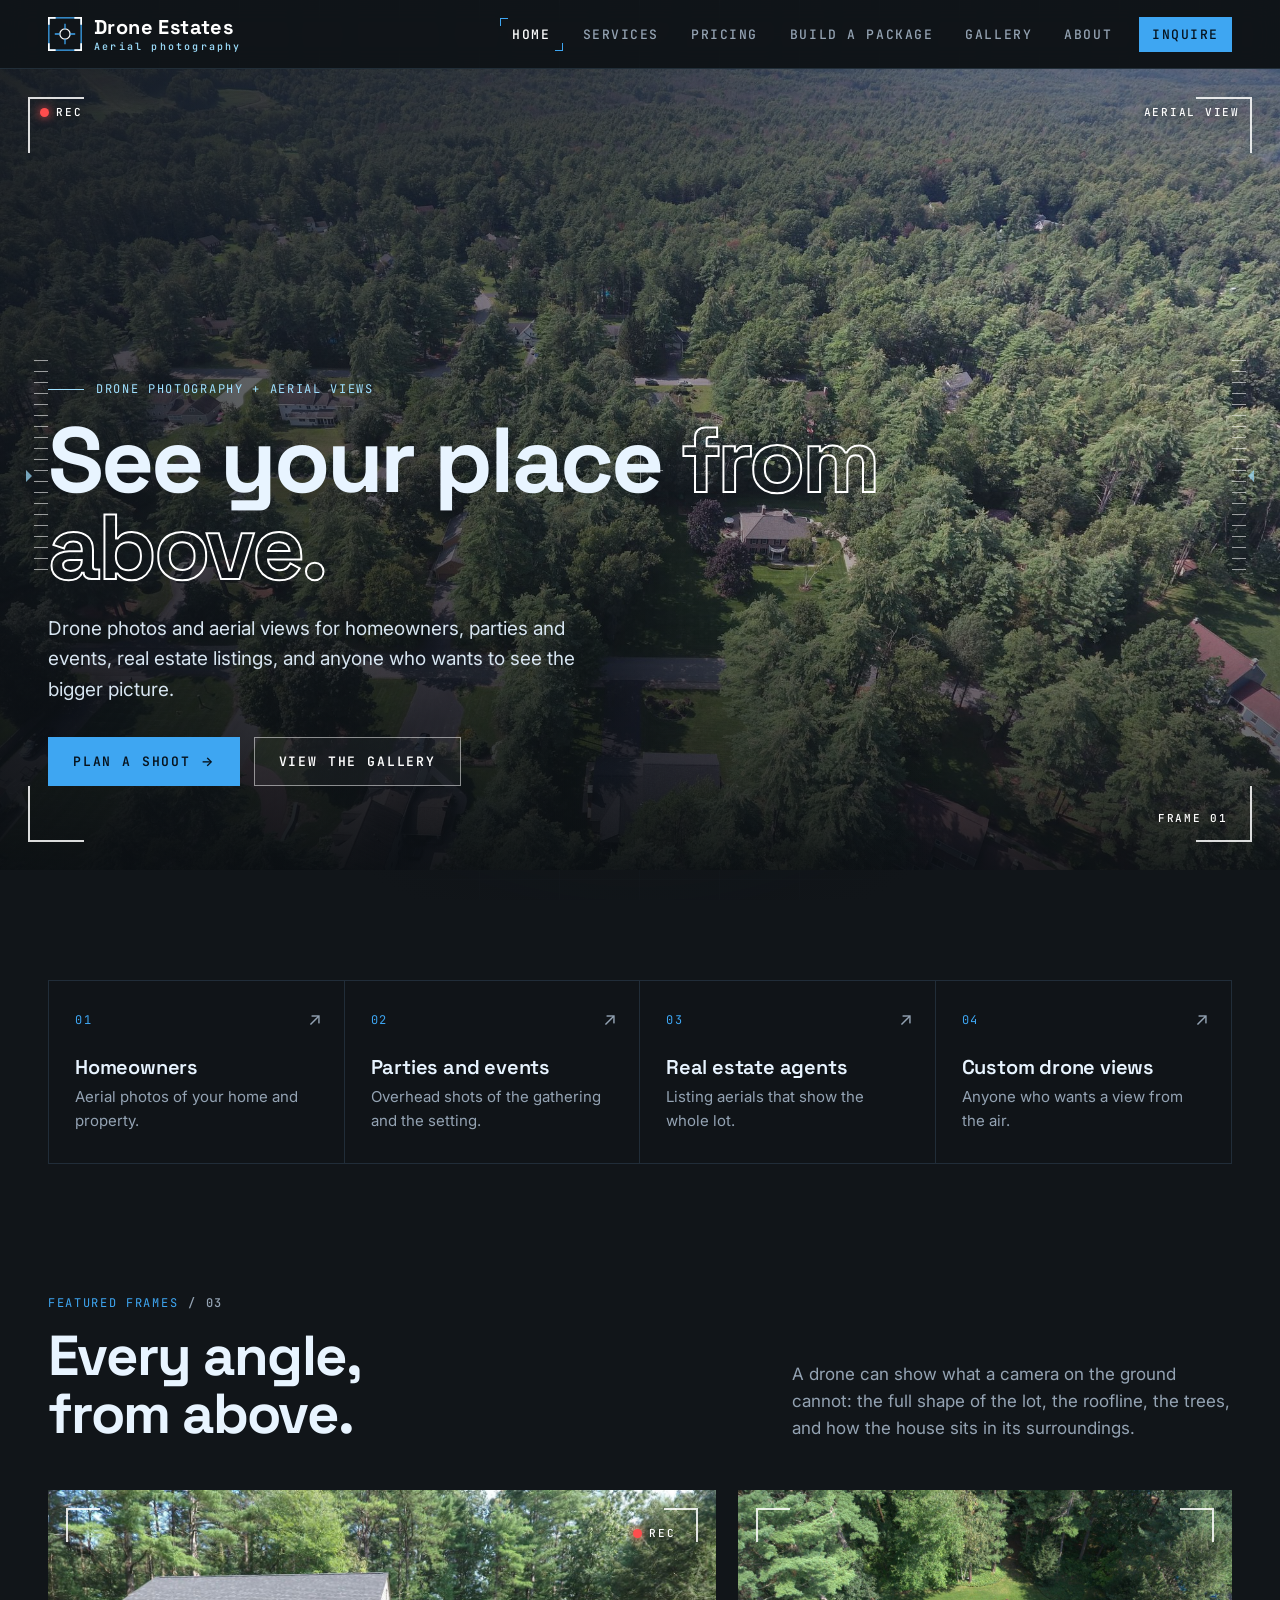
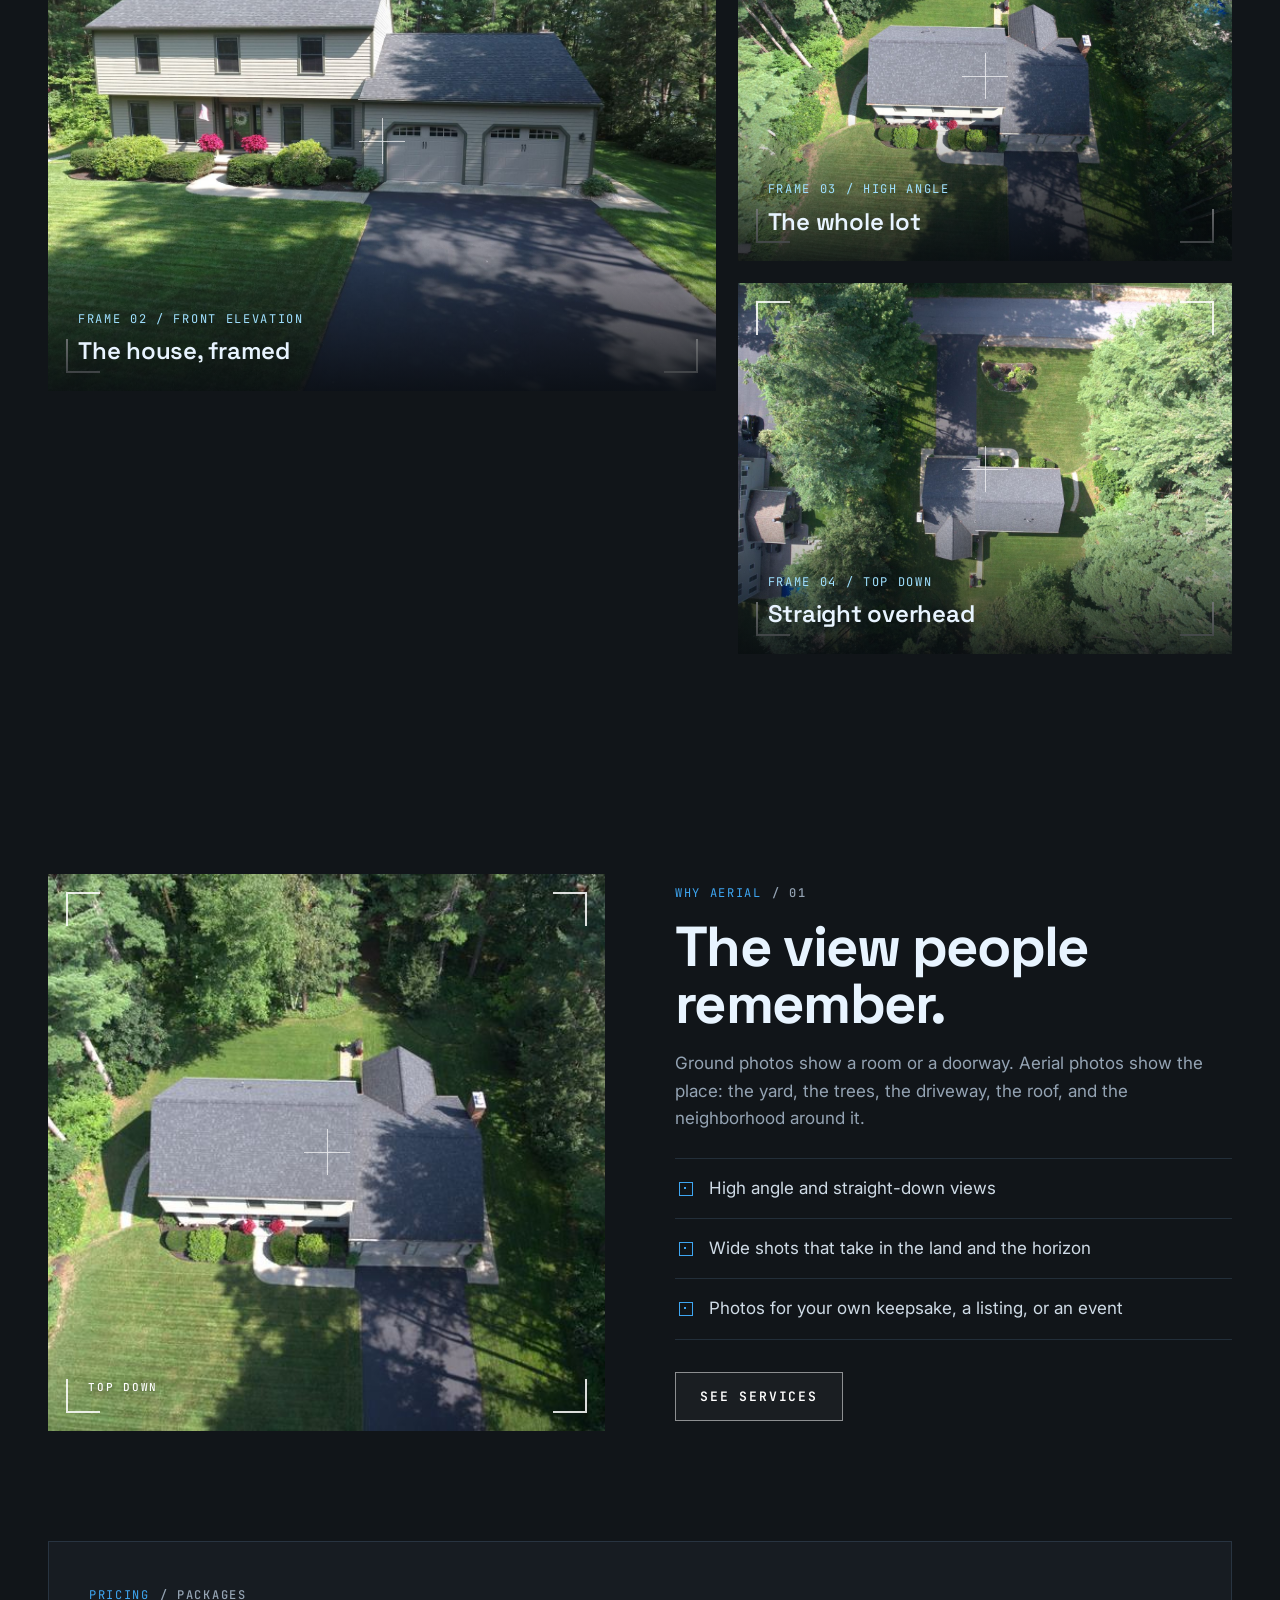
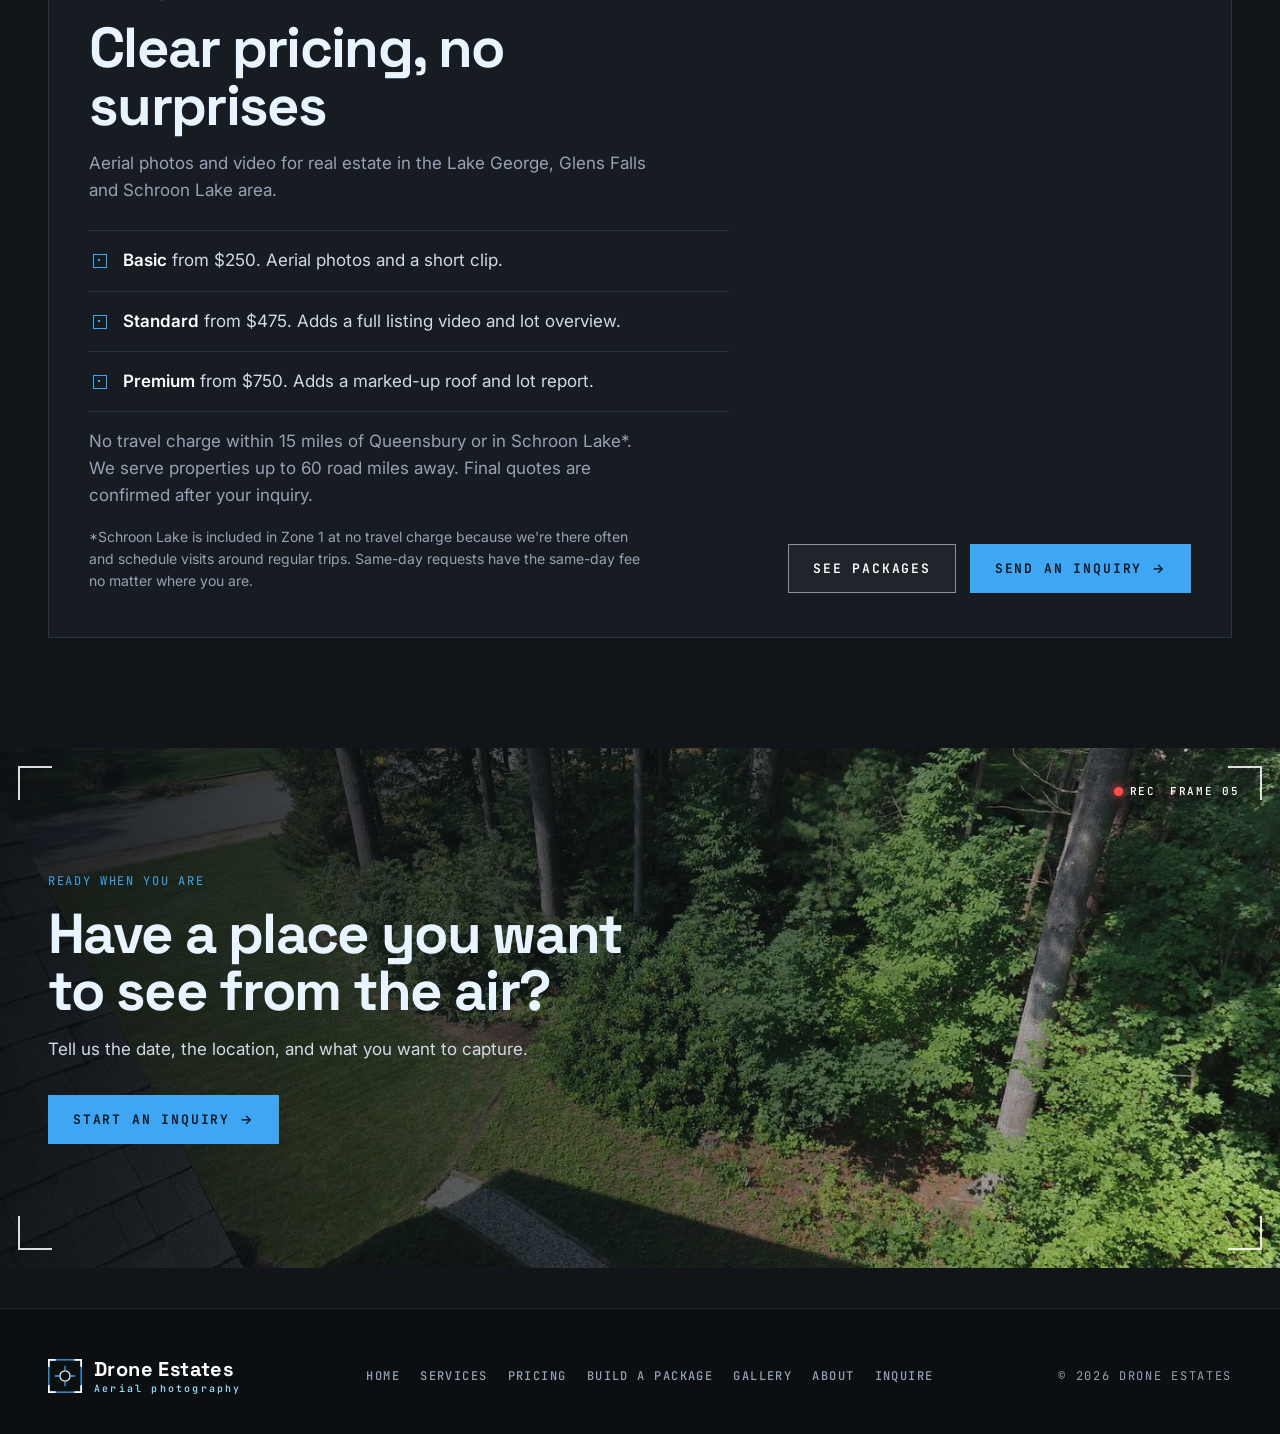
<file: index.html>
<!doctype html>
<html lang="en">
<head>
<meta charset="utf-8">
<meta name="viewport" content="width=device-width, initial-scale=1">
<title>Drone Estates | Drone photos and aerial views</title>
<meta name="description" content="Drone photos and aerial views for homeowners, events, and real estate.">
<link rel="preconnect" href="https://fonts.googleapis.com">
<link rel="preconnect" href="https://fonts.gstatic.com" crossorigin>
<link href="https://fonts.googleapis.com/css2?family=Inter:wght@400;500;600&family=JetBrains+Mono:wght@500;600;700&family=Space+Grotesk:wght@500;600;700&display=swap" rel="stylesheet">
<link rel="stylesheet" href="css/style.css">
<link rel="icon" href="favicon.svg" type="image/svg+xml">
<link rel="icon" href="favicon.png" sizes="32x32">
<link rel="apple-touch-icon" href="apple-touch-icon.png">
<link rel="canonical" href="https://droneestates.com/">
<meta property="og:type" content="website">
<meta property="og:site_name" content="Drone Estates">
<meta property="og:title" content="Drone Estates | Drone photos and aerial views">
<meta property="og:description" content="Drone photos and aerial views for homeowners, events, and real estate.">
<meta property="og:url" content="https://droneestates.com/">
<meta property="og:image" content="https://droneestates.com/img/hero.jpg">
<meta name="twitter:card" content="summary_large_image">
<script type="application/ld+json">
{
  "@context": "https://schema.org",
  "@type": "ProfessionalService",
  "name": "Drone Estates",
  "url": "https://droneestates.com/",
  "description": "Drone photos and aerial views for homeowners, events, and real estate.",
  "image": "https://droneestates.com/img/hero.jpg",
  "serviceType": "Aerial photography and video"
}
</script>
</head>
<body>
<header class="site-head"><div class="wrap">
<a class="brand" href="index.html"><svg viewBox="0 0 40 40" fill="none" aria-hidden="true"><rect x="1" y="1" width="38" height="38" stroke="#3ea6f2" stroke-width="1.5"/><path d="M1 9V1h8M31 1h8v8M39 31v8h-8M9 39H1v-8" stroke="#fff" stroke-width="2"/><circle cx="20" cy="20" r="6" stroke="#fff" stroke-width="1.5"/><path d="M20 8v6M20 26v6M8 20h6M26 20h6" stroke="#3ea6f2" stroke-width="1.5"/></svg><span>Drone Estates<small>Aerial photography</small></span></a>
<input type="checkbox" id="mt" class="menu-toggle"><label for="mt" class="menu-btn" aria-label="Menu"><span></span></label>
<nav class="nav"><a href="index.html" class="on">Home</a><a href="services.html">Services</a><a href="pricing.html">Pricing</a><a href="build.html">Build a package</a><a href="gallery.html">Gallery</a><a href="about.html">About</a><a href="inquire.html" class="cta">Inquire</a></nav>
</div></header>
<main>

<section class="hero vf" style="padding:0">
<img src="img/hero.jpg" alt="Aerial view over a wooded neighborhood with mountains on the horizon">
<div class="brk"><i></i><i></i><i></i><i></i></div><div class="xh"></div>
<div class="hud tl mono"><span class="rec">Rec</span></div>
<div class="hud tr mono"><span>Aerial view</span></div>
<div class="hud br mono"><span>Frame 01</span></div>
<div class="scale"></div><div class="scale scale-l"></div>
<div class="hero-copy"><div class="wrap">
<div class="kicker mono">Drone photography + aerial views</div>
<h1>See your place <em>from above.</em></h1>
<p class="lead">Drone photos and aerial views for homeowners, parties and events, real estate listings, and anyone who wants to see the bigger picture.</p>
<div class="btns"><a class="btn" href="inquire.html">Plan a shoot <span class="arr">&rarr;</span></a><a class="btn ghost" href="gallery.html">View the gallery</a></div>
</div></div>
</section>

<section>
<div class="wrap">
<div class="strip rv">
<a href="services.html#homeowners"><span class="n mono">01</span><h3>Homeowners</h3><p>Aerial photos of your home and property.</p></a>
<a href="services.html#events"><span class="n mono">02</span><h3>Parties and events</h3><p>Overhead shots of the gathering and the setting.</p></a>
<a href="services.html#agents"><span class="n mono">03</span><h3>Real estate agents</h3><p>Listing aerials that show the whole lot.</p></a>
<a href="services.html#custom"><span class="n mono">04</span><h3>Custom drone views</h3><p>Anyone who wants a view from the air.</p></a>
</div>
</div>
</section>

<section style="padding-top:20px">
<div class="wrap">
<div class="sec-head rv"><div><div class="eyebrow mono">Featured frames <b>/ 03</b></div><h2>Every angle,<br>from above.</h2></div>
<p>A drone can show what a camera on the ground cannot: the full shape of the lot, the roofline, the trees, and how the house sits in its surroundings.</p></div>
<div class="feat rv">
<div class="vf"><img src="img/front.jpg" alt="Front view of a two-story home with a two-car garage and green lawn" loading="lazy"><div class="thirds"></div><div class="brk"><i></i><i></i><i></i><i></i></div><div class="xh"></div><div class="hud tr mono"><span class="rec">Rec</span></div><div class="cap"><span class="mono">Frame 02 / Front elevation</span><h3>The house, framed</h3></div></div>
<div class="stack">
<div class="vf"><img src="img/overhead.jpg" alt="High angle drone view of a home surrounded by tall trees" loading="lazy"><div class="thirds"></div><div class="brk"><i></i><i></i><i></i><i></i></div><div class="xh"></div><div class="cap"><span class="mono">Frame 03 / High angle</span><h3>The whole lot</h3></div></div>
<div class="vf"><img src="img/topdown.jpg" alt="Straight-down drone view of a roof, driveway and yard" loading="lazy"><div class="thirds"></div><div class="brk"><i></i><i></i><i></i><i></i></div><div class="xh"></div><div class="cap"><span class="mono">Frame 04 / Top down</span><h3>Straight overhead</h3></div></div>
</div>
</div>
</div>
</section>

<section>
<div class="wrap split">
<div class="rv"><div class="vf"><img src="img/overhead-sm.jpg" alt="Overhead view of a house, lawn and driveway" loading="lazy"><div class="thirds"></div><div class="brk"><i></i><i></i><i></i><i></i></div><div class="xh"></div><div class="hud bl mono"><span>Top down</span></div></div></div>
<div class="rv">
<div class="eyebrow mono">Why aerial <b>/ 01</b></div>
<h2>The view people remember.</h2>
<p style="color:var(--mute);margin-top:18px">Ground photos show a room or a doorway. Aerial photos show the place: the yard, the trees, the driveway, the roof, and the neighborhood around it.</p>
<ul class="checks">
<li>High angle and straight-down views</li>
<li>Wide shots that take in the land and the horizon</li>
<li>Photos for your own keepsake, a listing, or an event</li>
</ul>
<div class="btns"><a class="btn ghost" href="services.html">See services</a></div>
</div>
</div>
</section>

<section class="price-teaser" style="padding-top:0">
<div class="wrap">
<div class="teaser rv">
<div class="teaser-copy"><div class="eyebrow mono">Pricing <b>/ Packages</b></div>
<h2>Clear pricing, no surprises</h2>
<p>Aerial photos and video for real estate in the Lake George, Glens Falls and Schroon Lake area.</p>
<ul class="checks">
<li><b>Basic</b> from $250. Aerial photos and a short clip.</li>
<li><b>Standard</b> from $475. Adds a full listing video and lot overview.</li>
<li><b>Premium</b> from $750. Adds a marked-up roof and lot report.</li>
</ul>
<p>No travel charge within 15 miles of Queensbury or in Schroon Lake*. We serve properties up to 60 road miles away. Final quotes are confirmed after your inquiry.</p>
<p style="font-size:14px">*Schroon Lake is included in Zone 1 at no travel charge because we're there often and schedule visits around regular trips. Same-day requests have the same-day fee no matter where you are.</p></div>
<div class="btns"><a class="btn ghost" href="pricing.html">See packages</a><a class="btn" href="inquire.html">Send an inquiry <span class="arr">&rarr;</span></a></div>
</div>
</div>
</section>

<section class="band">
<div class="vf"><img src="img/canopy.jpg" alt="View from above a roofline into tall trees" loading="lazy"><div class="thirds"></div><div class="brk"><i></i><i></i><i></i><i></i></div><div class="xh"></div><div class="hud tr mono"><span class="rec">Rec</span><span>Frame 05</span></div><div class="inner"><div class="wrap"><div class="eyebrow mono">Ready when you are</div><h2>Have a place you want to see from the air?</h2><p>Tell us the date, the location, and what you want to capture.</p><div class="btns"><a class="btn" href="inquire.html">Start an inquiry <span class="arr">&rarr;</span></a></div></div></div></div>
</section>

</main>
<footer class="site-foot"><div class="wrap">
<a class="brand" href="index.html"><svg viewBox="0 0 40 40" fill="none" aria-hidden="true"><rect x="1" y="1" width="38" height="38" stroke="#3ea6f2" stroke-width="1.5"/><path d="M1 9V1h8M31 1h8v8M39 31v8h-8M9 39H1v-8" stroke="#fff" stroke-width="2"/><circle cx="20" cy="20" r="6" stroke="#fff" stroke-width="1.5"/><path d="M20 8v6M20 26v6M8 20h6M26 20h6" stroke="#3ea6f2" stroke-width="1.5"/></svg><span>Drone Estates<small>Aerial photography</small></span></a>
<nav><a href="index.html">Home</a><a href="services.html">Services</a><a href="pricing.html">Pricing</a><a href="build.html">Build a package</a><a href="gallery.html">Gallery</a><a href="about.html">About</a><a href="inquire.html">Inquire</a></nav>
<span class="mono">&copy; 2026 Drone Estates</span>
</div></footer>
<script>
const io=new IntersectionObserver(es=>es.forEach(e=>{if(e.isIntersecting){e.target.classList.add('in');io.unobserve(e.target)}}),{threshold:.12});
document.querySelectorAll('.rv').forEach(el=>io.observe(el));
</script>
</body>
</html>
</file>
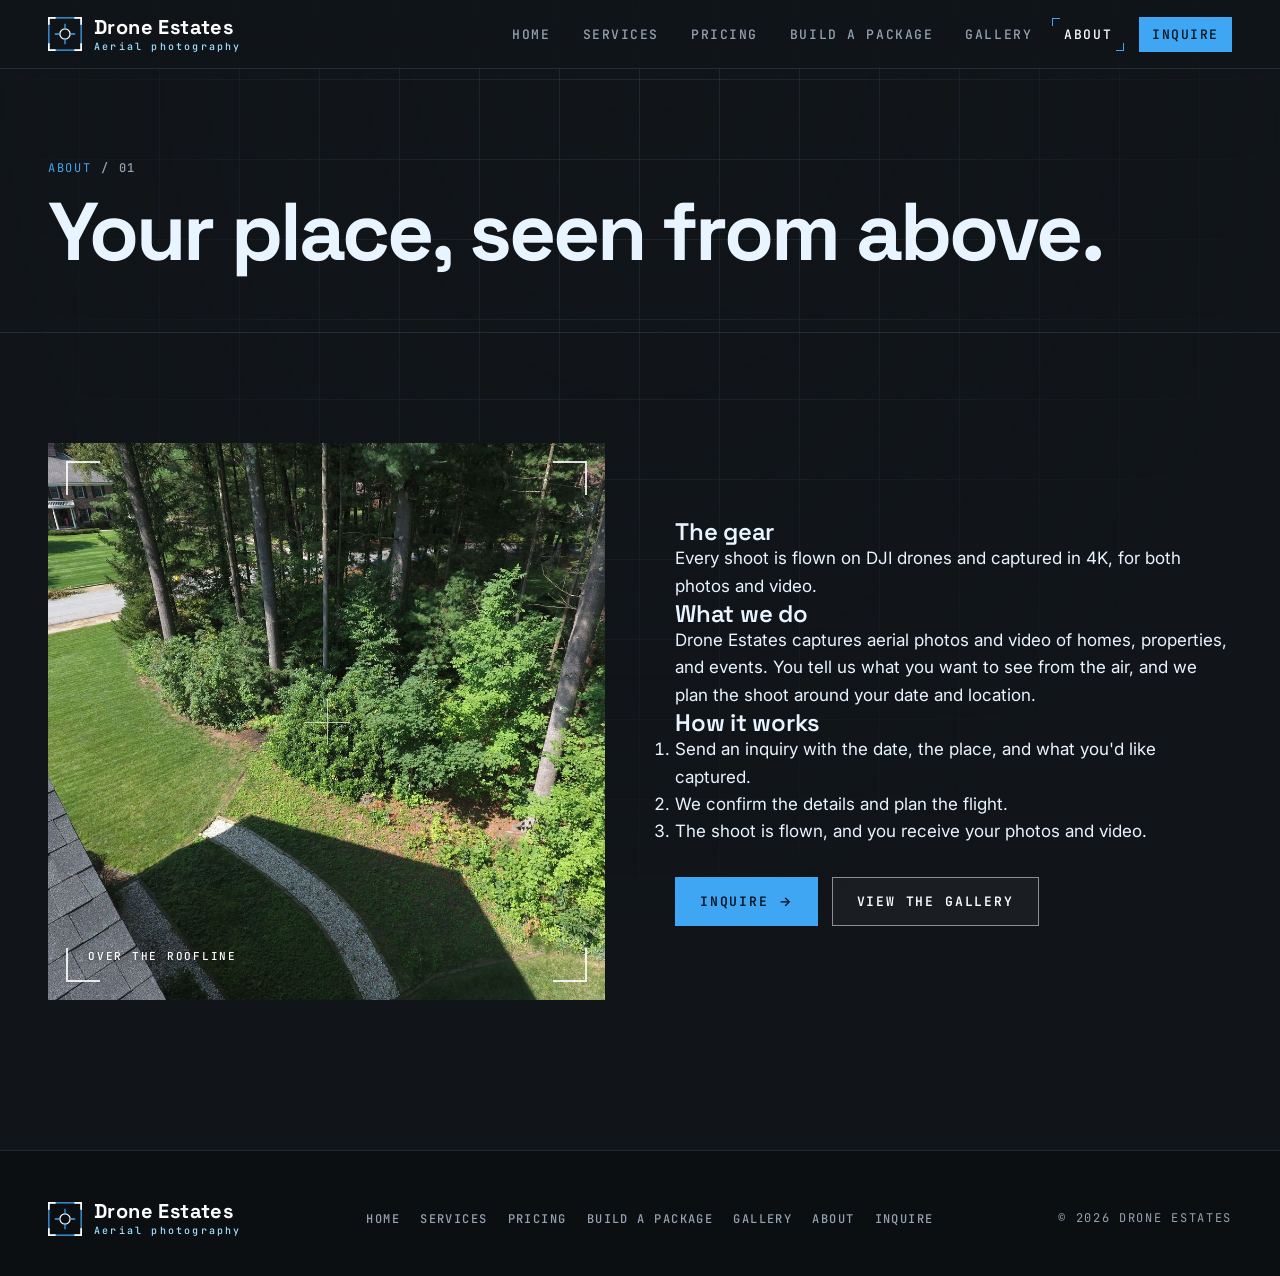
<file: about.html>
<!doctype html>
<html lang="en">
<head>
<meta charset="utf-8">
<meta name="viewport" content="width=device-width, initial-scale=1">
<title>About | Drone Estates</title>
<meta name="description" content="About Drone Estates.">
<link rel="preconnect" href="https://fonts.googleapis.com">
<link rel="preconnect" href="https://fonts.gstatic.com" crossorigin>
<link href="https://fonts.googleapis.com/css2?family=Inter:wght@400;500;600&family=JetBrains+Mono:wght@500;600;700&family=Space+Grotesk:wght@500;600;700&display=swap" rel="stylesheet">
<link rel="stylesheet" href="css/style.css">
<link rel="icon" href="favicon.svg" type="image/svg+xml">
<link rel="icon" href="favicon.png" sizes="32x32">
<link rel="apple-touch-icon" href="apple-touch-icon.png">
<link rel="canonical" href="https://droneestates.com/about.html">
<meta property="og:type" content="website">
<meta property="og:site_name" content="Drone Estates">
<meta property="og:title" content="About | Drone Estates">
<meta property="og:description" content="About Drone Estates.">
<meta property="og:url" content="https://droneestates.com/about.html">
<meta property="og:image" content="https://droneestates.com/img/hero.jpg">
<meta name="twitter:card" content="summary_large_image">
</head>
<body>
<header class="site-head"><div class="wrap">
<a class="brand" href="index.html"><svg viewBox="0 0 40 40" fill="none" aria-hidden="true"><rect x="1" y="1" width="38" height="38" stroke="#3ea6f2" stroke-width="1.5"/><path d="M1 9V1h8M31 1h8v8M39 31v8h-8M9 39H1v-8" stroke="#fff" stroke-width="2"/><circle cx="20" cy="20" r="6" stroke="#fff" stroke-width="1.5"/><path d="M20 8v6M20 26v6M8 20h6M26 20h6" stroke="#3ea6f2" stroke-width="1.5"/></svg><span>Drone Estates<small>Aerial photography</small></span></a>
<input type="checkbox" id="mt" class="menu-toggle"><label for="mt" class="menu-btn" aria-label="Menu"><span></span></label>
<nav class="nav"><a href="index.html">Home</a><a href="services.html">Services</a><a href="pricing.html">Pricing</a><a href="build.html">Build a package</a><a href="gallery.html">Gallery</a><a href="about.html" class="on">About</a><a href="inquire.html" class="cta">Inquire</a></nav>
</div></header>
<main>

<section class="page-hero"><div class="wrap">
<div class="eyebrow mono">About <b>/ 01</b></div>
<h1>Your place, seen from above.</h1>
</div></section>
<section><div class="wrap split">
<div class="rv"><div class="vf"><img src="img/canopy.jpg" alt="View from above a roofline into tall trees" loading="lazy"><div class="thirds"></div><div class="brk"><i></i><i></i><i></i><i></i></div><div class="xh"></div><div class="hud bl mono"><span>Over the roofline</span></div></div></div>
<div class="rv">
<h3>The gear</h3>
<p>Every shoot is flown on DJI drones and captured in 4K, for both photos and video.</p>
<h3>What we do</h3>
<p>Drone Estates captures aerial photos and video of homes, properties, and events. You tell us what you want to see from the air, and we plan the shoot around your date and location.</p>
<h3>How it works</h3>
<ol>
<li>Send an inquiry with the date, the place, and what you'd like captured.</li>
<li>We confirm the details and plan the flight.</li>
<li>The shoot is flown, and you receive your photos and video.</li>
</ol>
<div class="btns"><a class="btn" href="inquire.html">Inquire <span class="arr">&rarr;</span></a><a class="btn ghost" href="gallery.html">View the gallery</a></div>
</div>
</div></section>

</main>
<footer class="site-foot"><div class="wrap">
<a class="brand" href="index.html"><svg viewBox="0 0 40 40" fill="none" aria-hidden="true"><rect x="1" y="1" width="38" height="38" stroke="#3ea6f2" stroke-width="1.5"/><path d="M1 9V1h8M31 1h8v8M39 31v8h-8M9 39H1v-8" stroke="#fff" stroke-width="2"/><circle cx="20" cy="20" r="6" stroke="#fff" stroke-width="1.5"/><path d="M20 8v6M20 26v6M8 20h6M26 20h6" stroke="#3ea6f2" stroke-width="1.5"/></svg><span>Drone Estates<small>Aerial photography</small></span></a>
<nav><a href="index.html">Home</a><a href="services.html">Services</a><a href="pricing.html">Pricing</a><a href="build.html">Build a package</a><a href="gallery.html">Gallery</a><a href="about.html">About</a><a href="inquire.html">Inquire</a></nav>
<span class="mono">&copy; 2026 Drone Estates</span>
</div></footer>
<script>
const io=new IntersectionObserver(es=>es.forEach(e=>{if(e.isIntersecting){e.target.classList.add('in');io.unobserve(e.target)}}),{threshold:.12});
document.querySelectorAll('.rv').forEach(el=>io.observe(el));
</script>
</body>
</html>
</file>
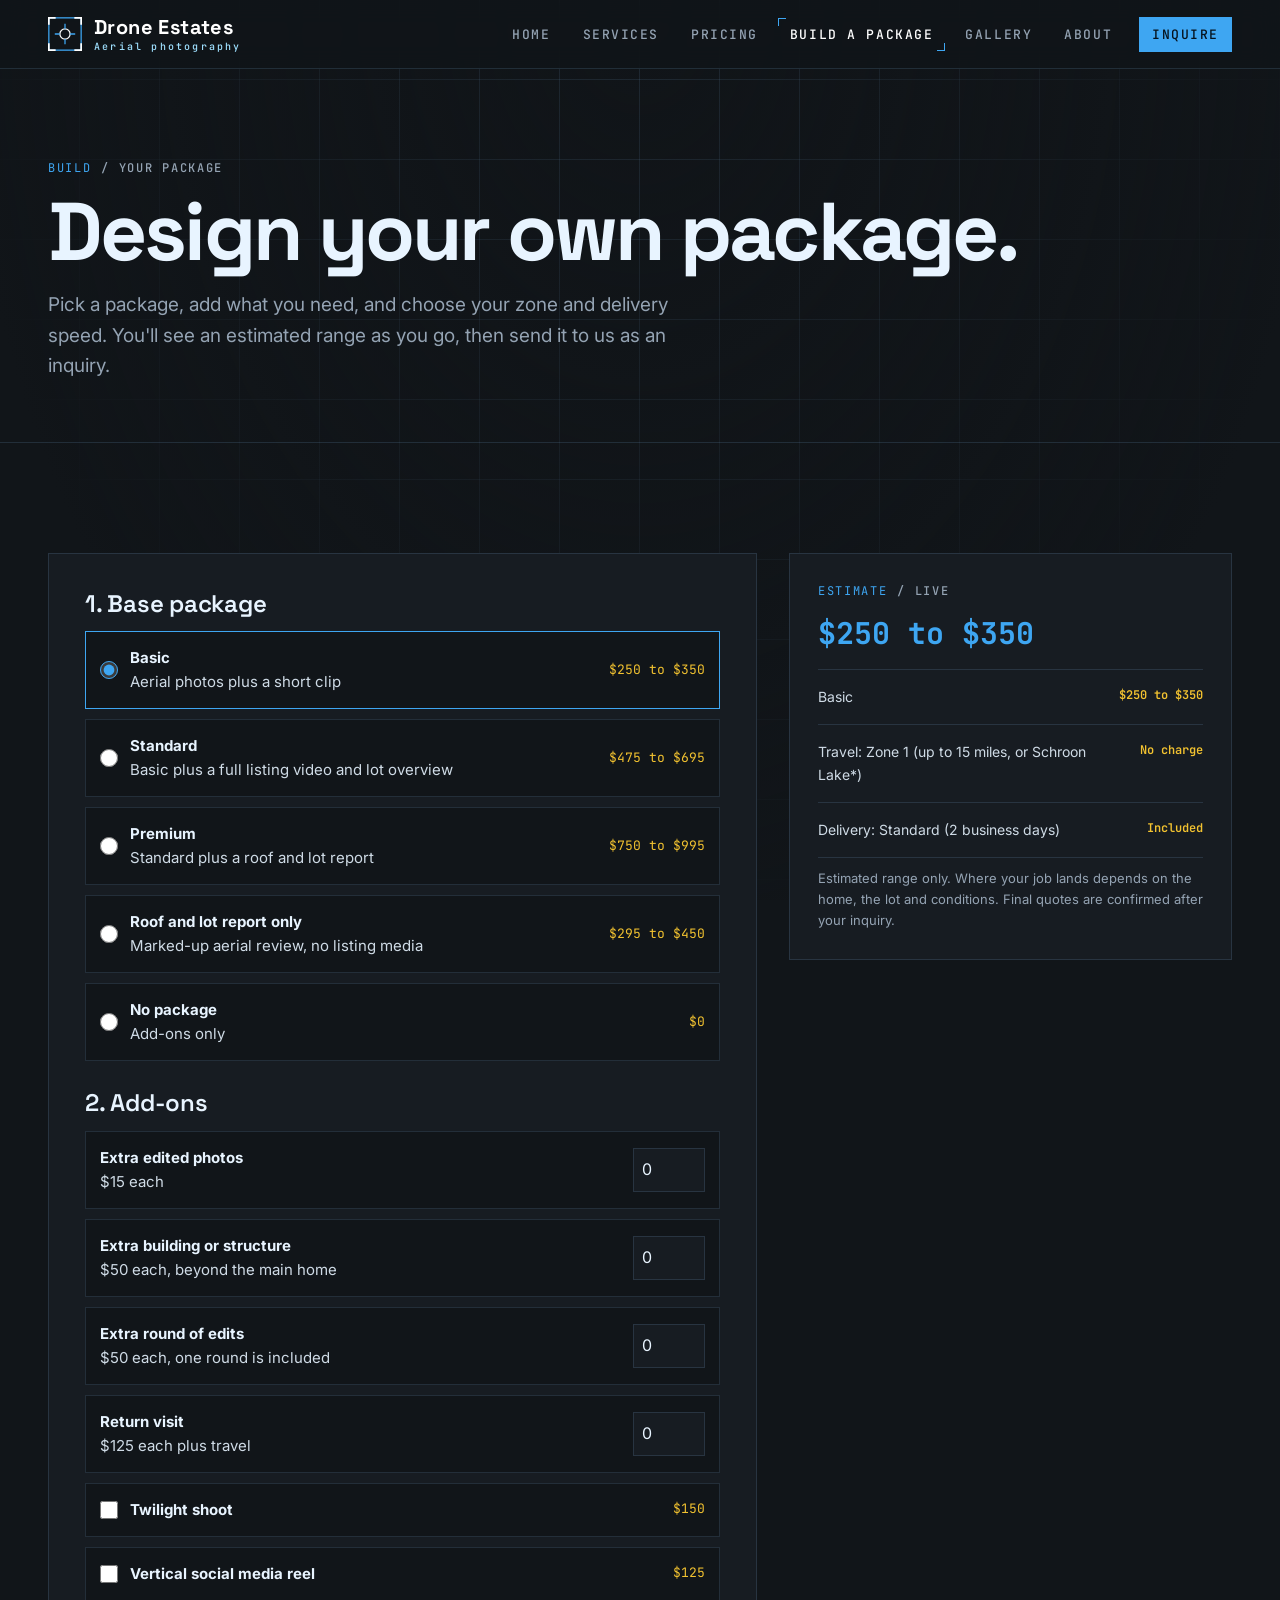
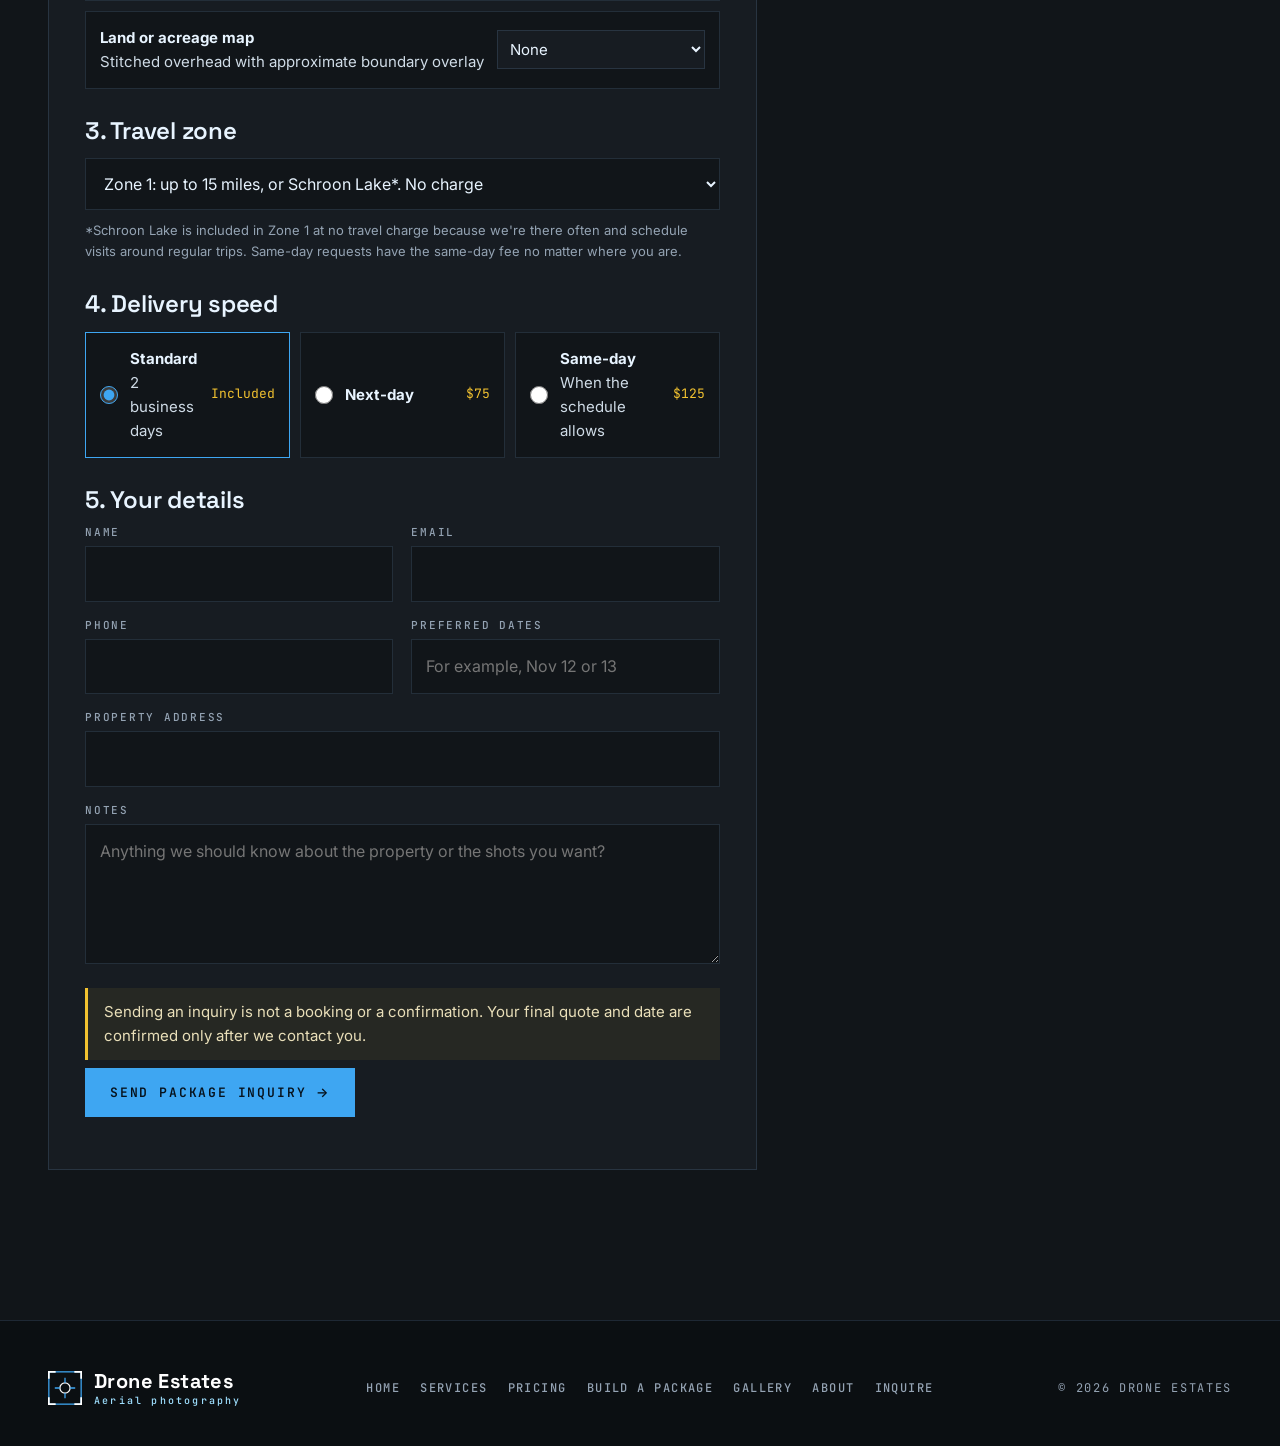
<file: build.html>
<!doctype html>
<html lang="en">
<head>
<meta charset="utf-8">
<meta name="viewport" content="width=device-width, initial-scale=1">
<title>Build a package | Drone Estates</title>
<meta name="description" content="Design your own Drone Estates package and send it as an inquiry.">
<link rel="preconnect" href="https://fonts.googleapis.com">
<link rel="preconnect" href="https://fonts.gstatic.com" crossorigin>
<link href="https://fonts.googleapis.com/css2?family=Inter:wght@400;500;600&family=JetBrains+Mono:wght@500;600;700&family=Space+Grotesk:wght@500;600;700&display=swap" rel="stylesheet">
<link rel="stylesheet" href="css/style.css">
<link rel="icon" href="favicon.svg" type="image/svg+xml">
<link rel="icon" href="favicon.png" sizes="32x32">
<link rel="apple-touch-icon" href="apple-touch-icon.png">
<link rel="canonical" href="https://droneestates.com/build.html">
<meta property="og:type" content="website">
<meta property="og:site_name" content="Drone Estates">
<meta property="og:title" content="Build a package | Drone Estates">
<meta property="og:description" content="Design your own Drone Estates package and send it as an inquiry.">
<meta property="og:url" content="https://droneestates.com/build.html">
<meta property="og:image" content="https://droneestates.com/img/hero.jpg">
<meta name="twitter:card" content="summary_large_image">
</head>
<body>
<header class="site-head"><div class="wrap">
<a class="brand" href="index.html"><svg viewBox="0 0 40 40" fill="none" aria-hidden="true"><rect x="1" y="1" width="38" height="38" stroke="#3ea6f2" stroke-width="1.5"/><path d="M1 9V1h8M31 1h8v8M39 31v8h-8M9 39H1v-8" stroke="#fff" stroke-width="2"/><circle cx="20" cy="20" r="6" stroke="#fff" stroke-width="1.5"/><path d="M20 8v6M20 26v6M8 20h6M26 20h6" stroke="#3ea6f2" stroke-width="1.5"/></svg><span>Drone Estates<small>Aerial photography</small></span></a>
<input type="checkbox" id="mt" class="menu-toggle"><label for="mt" class="menu-btn" aria-label="Menu"><span></span></label>
<nav class="nav"><a href="index.html">Home</a><a href="services.html">Services</a><a href="pricing.html">Pricing</a><a href="build.html" class="on">Build a package</a><a href="gallery.html">Gallery</a><a href="about.html">About</a><a href="inquire.html" class="cta">Inquire</a></nav>
</div></header>
<main>
<section class="page-hero"><div class="wrap">
<div class="eyebrow mono">Build <b>/ Your package</b></div>
<h1>Design your own package.</h1>
<p>Pick a package, add what you need, and choose your zone and delivery speed. You'll see an estimated range as you go, then send it to us as an inquiry.</p>
</div></section>
<section><div class="wrap build-grid">
<form class="inq rv" id="build-form" action="https://formspree.io/f/xbgggqqk" method="POST" novalidate>
<input type="text" name="_gotcha" style="display:none" tabindex="-1" autocomplete="off">
<input type="hidden" name="_subject" value="Drone Estates package inquiry">
<input type="hidden" name="package_summary" id="package_summary">
<input type="hidden" name="estimate_range" id="estimate_range">

<h3 class="bh">1. Base package</h3>
<div class="opts" id="pkgs">
<label class="opt"><input type="radio" name="package" value="Basic" data-lo="250" data-hi="350" checked><span><b>Basic</b> Aerial photos plus a short clip</span><em>$250 to $350</em></label>
<label class="opt"><input type="radio" name="package" value="Standard" data-lo="475" data-hi="695"><span><b>Standard</b> Basic plus a full listing video and lot overview</span><em>$475 to $695</em></label>
<label class="opt"><input type="radio" name="package" value="Premium" data-lo="750" data-hi="995"><span><b>Premium</b> Standard plus a roof and lot report</span><em>$750 to $995</em></label>
<label class="opt"><input type="radio" name="package" value="Roof and lot report only" data-lo="295" data-hi="450"><span><b>Roof and lot report only</b> Marked-up aerial review, no listing media</span><em>$295 to $450</em></label>
<label class="opt"><input type="radio" name="package" value="No package (add-ons only)" data-lo="0" data-hi="0"><span><b>No package</b> Add-ons only</span><em>$0</em></label>
</div>

<h3 class="bh">2. Add-ons</h3>
<div class="opts">
<div class="opt q"><span><b>Extra edited photos</b> $15 each</span><input type="number" min="0" max="100" value="0" data-each="15" data-name="Extra edited photos" aria-label="Extra edited photos"></div>
<div class="opt q"><span><b>Extra building or structure</b> $50 each, beyond the main home</span><input type="number" min="0" max="20" value="0" data-each="50" data-name="Extra building or structure" aria-label="Extra buildings"></div>
<div class="opt q"><span><b>Extra round of edits</b> $50 each, one round is included</span><input type="number" min="0" max="5" value="0" data-each="50" data-name="Extra round of edits" aria-label="Extra rounds of edits"></div>
<div class="opt q"><span><b>Return visit</b> $125 each plus travel</span><input type="number" min="0" max="12" value="0" data-each="125" data-travel="1" data-name="Return visit" aria-label="Return visits"></div>
<label class="opt"><input type="checkbox" data-lo="150" data-hi="150" data-name="Twilight shoot"><span><b>Twilight shoot</b></span><em>$150</em></label>
<label class="opt"><input type="checkbox" data-lo="125" data-hi="125" data-name="Vertical social media reel"><span><b>Vertical social media reel</b></span><em>$125</em></label>
<div class="opt sel"><span><b>Land or acreage map</b> Stitched overhead with approximate boundary overlay</span>
<select id="landmap" aria-label="Land or acreage map"><option value="">None</option><option value="250">Up to 10 acres, $250</option><option value="395">10 to 25 acres, $395</option><option value="595">25 to 50 acres, $595</option><option value="quote">Over 50 acres, by quote</option></select></div>
</div>

<h3 class="bh">3. Travel zone</h3>
<div class="f"><select id="zone" aria-label="Travel zone">
<option value="0" data-name="Zone 1 (up to 15 miles, or Schroon Lake*)">Zone 1: up to 15 miles, or Schroon Lake*. No charge</option>
<option value="40" data-name="Zone 2 (15 to 30 miles)">Zone 2: 15 to 30 miles. $40</option>
<option value="75" data-name="Zone 3 (30 to 45 miles)">Zone 3: 30 to 45 miles. $75</option>
<option value="125" data-name="Zone 4 (45 to 60 miles, scheduled days only)">Zone 4: 45 to 60 miles, scheduled days only. $125</option>
</select></div>
<p class="fine">*Schroon Lake is included in Zone 1 at no travel charge because we're there often and schedule visits around regular trips. Same-day requests have the same-day fee no matter where you are.</p>

<h3 class="bh">4. Delivery speed</h3>
<div class="opts row3">
<label class="opt"><input type="radio" name="delivery" value="Standard (2 business days)" data-fee="0" checked><span><b>Standard</b> 2 business days</span><em>Included</em></label>
<label class="opt"><input type="radio" name="delivery" value="Next-day" data-fee="75"><span><b>Next-day</b></span><em>$75</em></label>
<label class="opt"><input type="radio" name="delivery" value="Same-day (when the schedule allows)" data-fee="125"><span><b>Same-day</b> When the schedule allows</span><em>$125</em></label>
</div>

<h3 class="bh">5. Your details</h3>
<div class="fields">
<div class="f"><label for="bn">Name</label><input id="bn" name="name" type="text" required autocomplete="name"></div>
<div class="f"><label for="be">Email</label><input id="be" name="email" type="email" required autocomplete="email"></div>
<div class="f"><label for="bp">Phone</label><input id="bp" name="phone" type="tel" autocomplete="tel"></div>
<div class="f"><label for="bd">Preferred dates</label><input id="bd" name="preferred_dates" type="text" placeholder="For example, Nov 12 or 13"></div>
<div class="f full"><label for="ba">Property address</label><input id="ba" name="property_address" type="text" required autocomplete="street-address"></div>
<div class="f full"><label for="bm">Notes</label><textarea id="bm" name="notes" placeholder="Anything we should know about the property or the shots you want?"></textarea></div>
</div>
<p class="disclaim">Sending an inquiry is not a booking or a confirmation. Your final quote and date are confirmed only after we contact you.</p>
<button class="btn" type="submit">Send package inquiry <span class="arr">&rarr;</span></button>
<p id="build-status" role="status" tabindex="-1" aria-live="polite" style="margin-top:16px"></p>
</form>

<aside class="summary" id="summary" aria-live="polite">
<div class="eyebrow mono">Estimate <b>/ Live</b></div>
<div class="est" id="est">$250 to $350</div>
<ul class="addons" id="lines"></ul>
<p class="fine">Estimated range only. Where your job lands depends on the home, the lot and conditions. Final quotes are confirmed after your inquiry.</p>
</aside>
</div></section>
<div class="thanks" id="thanks" hidden><div class="wrap"><div class="quote-note">
<h2>Thank you. Your inquiry was sent.</h2>
<p>We should be in touch within 60 minutes.</p>
<p class="disclaim">Sending an inquiry is not a booking or a confirmation. Your final quote and date are confirmed only after we contact you.</p>
<div class="btns"><a class="btn ghost" href="pricing.html">Back to pricing</a></div>
</div></div></div>
<script src="js/build.js"></script>

</main>
<footer class="site-foot"><div class="wrap">
<a class="brand" href="index.html"><svg viewBox="0 0 40 40" fill="none" aria-hidden="true"><rect x="1" y="1" width="38" height="38" stroke="#3ea6f2" stroke-width="1.5"/><path d="M1 9V1h8M31 1h8v8M39 31v8h-8M9 39H1v-8" stroke="#fff" stroke-width="2"/><circle cx="20" cy="20" r="6" stroke="#fff" stroke-width="1.5"/><path d="M20 8v6M20 26v6M8 20h6M26 20h6" stroke="#3ea6f2" stroke-width="1.5"/></svg><span>Drone Estates<small>Aerial photography</small></span></a>
<nav><a href="index.html">Home</a><a href="services.html">Services</a><a href="pricing.html">Pricing</a><a href="build.html">Build a package</a><a href="gallery.html">Gallery</a><a href="about.html">About</a><a href="inquire.html">Inquire</a></nav>
<span class="mono">&copy; 2026 Drone Estates</span>
</div></footer>
<script>
const io=new IntersectionObserver(es=>es.forEach(e=>{if(e.isIntersecting){e.target.classList.add('in');io.unobserve(e.target)}}),{threshold:.12});
document.querySelectorAll('.rv').forEach(el=>io.observe(el));
</script>
</body>
</html>
</file>
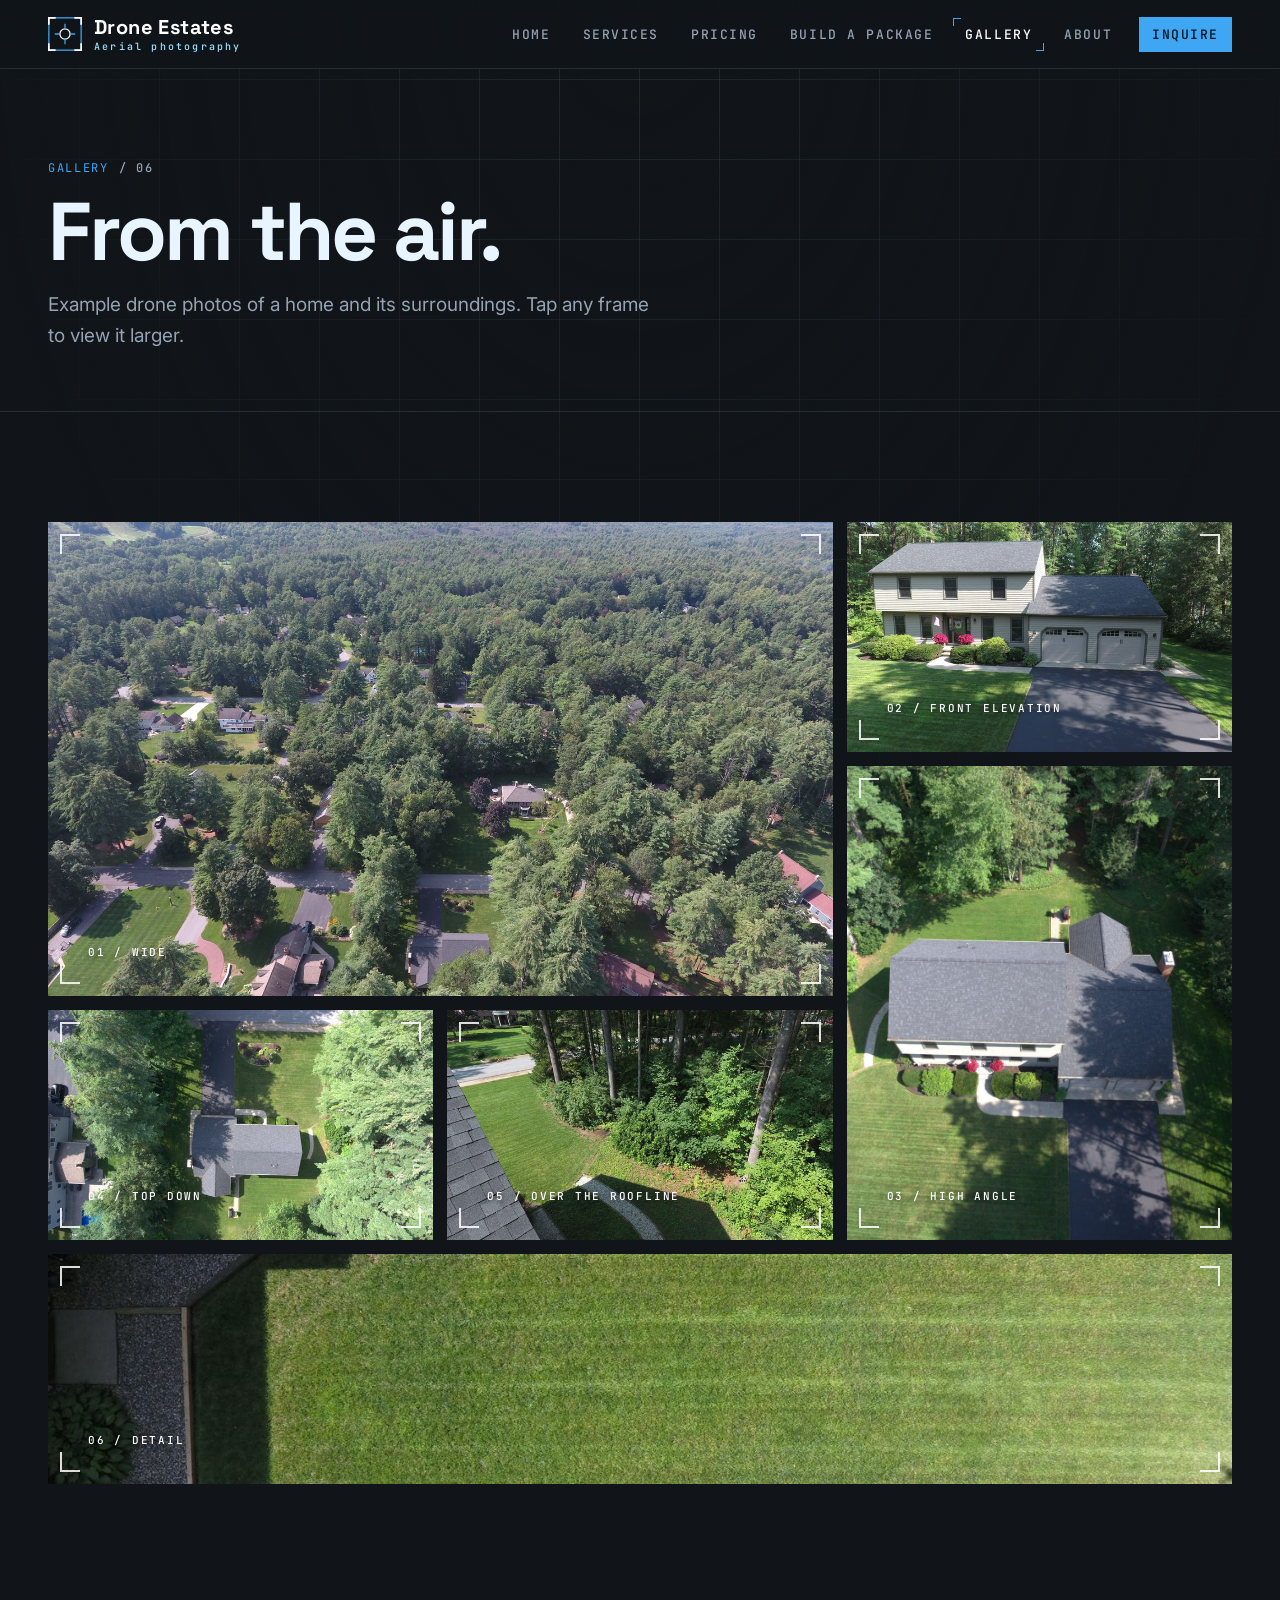
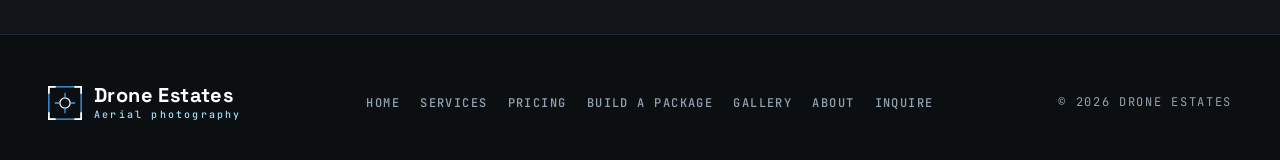
<file: gallery.html>
<!doctype html>
<html lang="en">
<head>
<meta charset="utf-8">
<meta name="viewport" content="width=device-width, initial-scale=1">
<title>Gallery | Drone Estates</title>
<meta name="description" content="Example drone photos from Drone Estates.">
<link rel="preconnect" href="https://fonts.googleapis.com">
<link rel="preconnect" href="https://fonts.gstatic.com" crossorigin>
<link href="https://fonts.googleapis.com/css2?family=Inter:wght@400;500;600&family=JetBrains+Mono:wght@500;600;700&family=Space+Grotesk:wght@500;600;700&display=swap" rel="stylesheet">
<link rel="stylesheet" href="css/style.css">
<link rel="icon" href="favicon.svg" type="image/svg+xml">
<link rel="icon" href="favicon.png" sizes="32x32">
<link rel="apple-touch-icon" href="apple-touch-icon.png">
<link rel="canonical" href="https://droneestates.com/gallery.html">
<meta property="og:type" content="website">
<meta property="og:site_name" content="Drone Estates">
<meta property="og:title" content="Gallery | Drone Estates">
<meta property="og:description" content="Example drone photos from Drone Estates.">
<meta property="og:url" content="https://droneestates.com/gallery.html">
<meta property="og:image" content="https://droneestates.com/img/hero.jpg">
<meta name="twitter:card" content="summary_large_image">
</head>
<body>
<header class="site-head"><div class="wrap">
<a class="brand" href="index.html"><svg viewBox="0 0 40 40" fill="none" aria-hidden="true"><rect x="1" y="1" width="38" height="38" stroke="#3ea6f2" stroke-width="1.5"/><path d="M1 9V1h8M31 1h8v8M39 31v8h-8M9 39H1v-8" stroke="#fff" stroke-width="2"/><circle cx="20" cy="20" r="6" stroke="#fff" stroke-width="1.5"/><path d="M20 8v6M20 26v6M8 20h6M26 20h6" stroke="#3ea6f2" stroke-width="1.5"/></svg><span>Drone Estates<small>Aerial photography</small></span></a>
<input type="checkbox" id="mt" class="menu-toggle"><label for="mt" class="menu-btn" aria-label="Menu"><span></span></label>
<nav class="nav"><a href="index.html">Home</a><a href="services.html">Services</a><a href="pricing.html">Pricing</a><a href="build.html">Build a package</a><a href="gallery.html" class="on">Gallery</a><a href="about.html">About</a><a href="inquire.html" class="cta">Inquire</a></nav>
</div></header>
<main>

<section class="page-hero"><div class="wrap">
<div class="eyebrow mono">Gallery <b>/ 06</b></div>
<h1>From the air.</h1>
<p>Example drone photos of a home and its surroundings. Tap any frame to view it larger.</p>
</div></section>
<section><div class="wrap">
<div class="gallery rv"><div class="vf wide" data-full="img/valley.jpg" data-cap="01 / Wide"><img src="img/valley.jpg" alt="Wide aerial over a wooded valley" loading="lazy"><div class="thirds"></div><div class="brk"><i></i><i></i><i></i><i></i></div><div class="xh"></div><div class="hud bl mono"><span>01 / Wide</span></div></div><div class="vf" data-full="img/front.jpg" data-cap="02 / Front elevation"><img src="img/front-sm.jpg" alt="Front of a home from the drone" loading="lazy"><div class="thirds"></div><div class="brk"><i></i><i></i><i></i><i></i></div><div class="xh"></div><div class="hud bl mono"><span>02 / Front elevation</span></div></div><div class="vf tall" data-full="img/overhead.jpg" data-cap="03 / High angle"><img src="img/overhead.jpg" alt="High angle view of a home in the trees" loading="lazy"><div class="thirds"></div><div class="brk"><i></i><i></i><i></i><i></i></div><div class="xh"></div><div class="hud bl mono"><span>03 / High angle</span></div></div><div class="vf" data-full="img/topdown.jpg" data-cap="04 / Top down"><img src="img/topdown-sm.jpg" alt="Straight-down view of a roof and yard" loading="lazy"><div class="thirds"></div><div class="brk"><i></i><i></i><i></i><i></i></div><div class="xh"></div><div class="hud bl mono"><span>04 / Top down</span></div></div><div class="vf" data-full="img/canopy.jpg" data-cap="05 / Over the roofline"><img src="img/canopy-sm.jpg" alt="View from above the roofline into tall trees" loading="lazy"><div class="thirds"></div><div class="brk"><i></i><i></i><i></i><i></i></div><div class="xh"></div><div class="hud bl mono"><span>05 / Over the roofline</span></div></div><div class="vf pano" data-full="img/lawn.jpg" data-cap="06 / Detail"><img src="img/lawn.jpg" alt="Straight-down view of a lawn and patio" loading="lazy"><div class="thirds"></div><div class="brk"><i></i><i></i><i></i><i></i></div><div class="xh"></div><div class="hud bl mono"><span>06 / Detail</span></div></div></div>
</div></section>
<div class="lb" id="lb"><button class="x" aria-label="Close">Close &times;</button><img alt=""><div class="lbcap mono"></div></div>
<script>
const lb=document.getElementById('lb'),li=lb.querySelector('img'),lc=lb.querySelector('.lbcap');
document.querySelectorAll('.gallery .vf').forEach(v=>v.addEventListener('click',()=>{li.src=v.dataset.full;li.alt=v.querySelector('img').alt;lc.textContent=v.dataset.cap;lb.classList.add('open')}));
lb.addEventListener('click',e=>{if(e.target!==li)lb.classList.remove('open')});
document.addEventListener('keydown',e=>{if(e.key==='Escape')lb.classList.remove('open')});
</script>

</main>
<footer class="site-foot"><div class="wrap">
<a class="brand" href="index.html"><svg viewBox="0 0 40 40" fill="none" aria-hidden="true"><rect x="1" y="1" width="38" height="38" stroke="#3ea6f2" stroke-width="1.5"/><path d="M1 9V1h8M31 1h8v8M39 31v8h-8M9 39H1v-8" stroke="#fff" stroke-width="2"/><circle cx="20" cy="20" r="6" stroke="#fff" stroke-width="1.5"/><path d="M20 8v6M20 26v6M8 20h6M26 20h6" stroke="#3ea6f2" stroke-width="1.5"/></svg><span>Drone Estates<small>Aerial photography</small></span></a>
<nav><a href="index.html">Home</a><a href="services.html">Services</a><a href="pricing.html">Pricing</a><a href="build.html">Build a package</a><a href="gallery.html">Gallery</a><a href="about.html">About</a><a href="inquire.html">Inquire</a></nav>
<span class="mono">&copy; 2026 Drone Estates</span>
</div></footer>
<script>
const io=new IntersectionObserver(es=>es.forEach(e=>{if(e.isIntersecting){e.target.classList.add('in');io.unobserve(e.target)}}),{threshold:.12});
document.querySelectorAll('.rv').forEach(el=>io.observe(el));
</script>
</body>
</html>
</file>
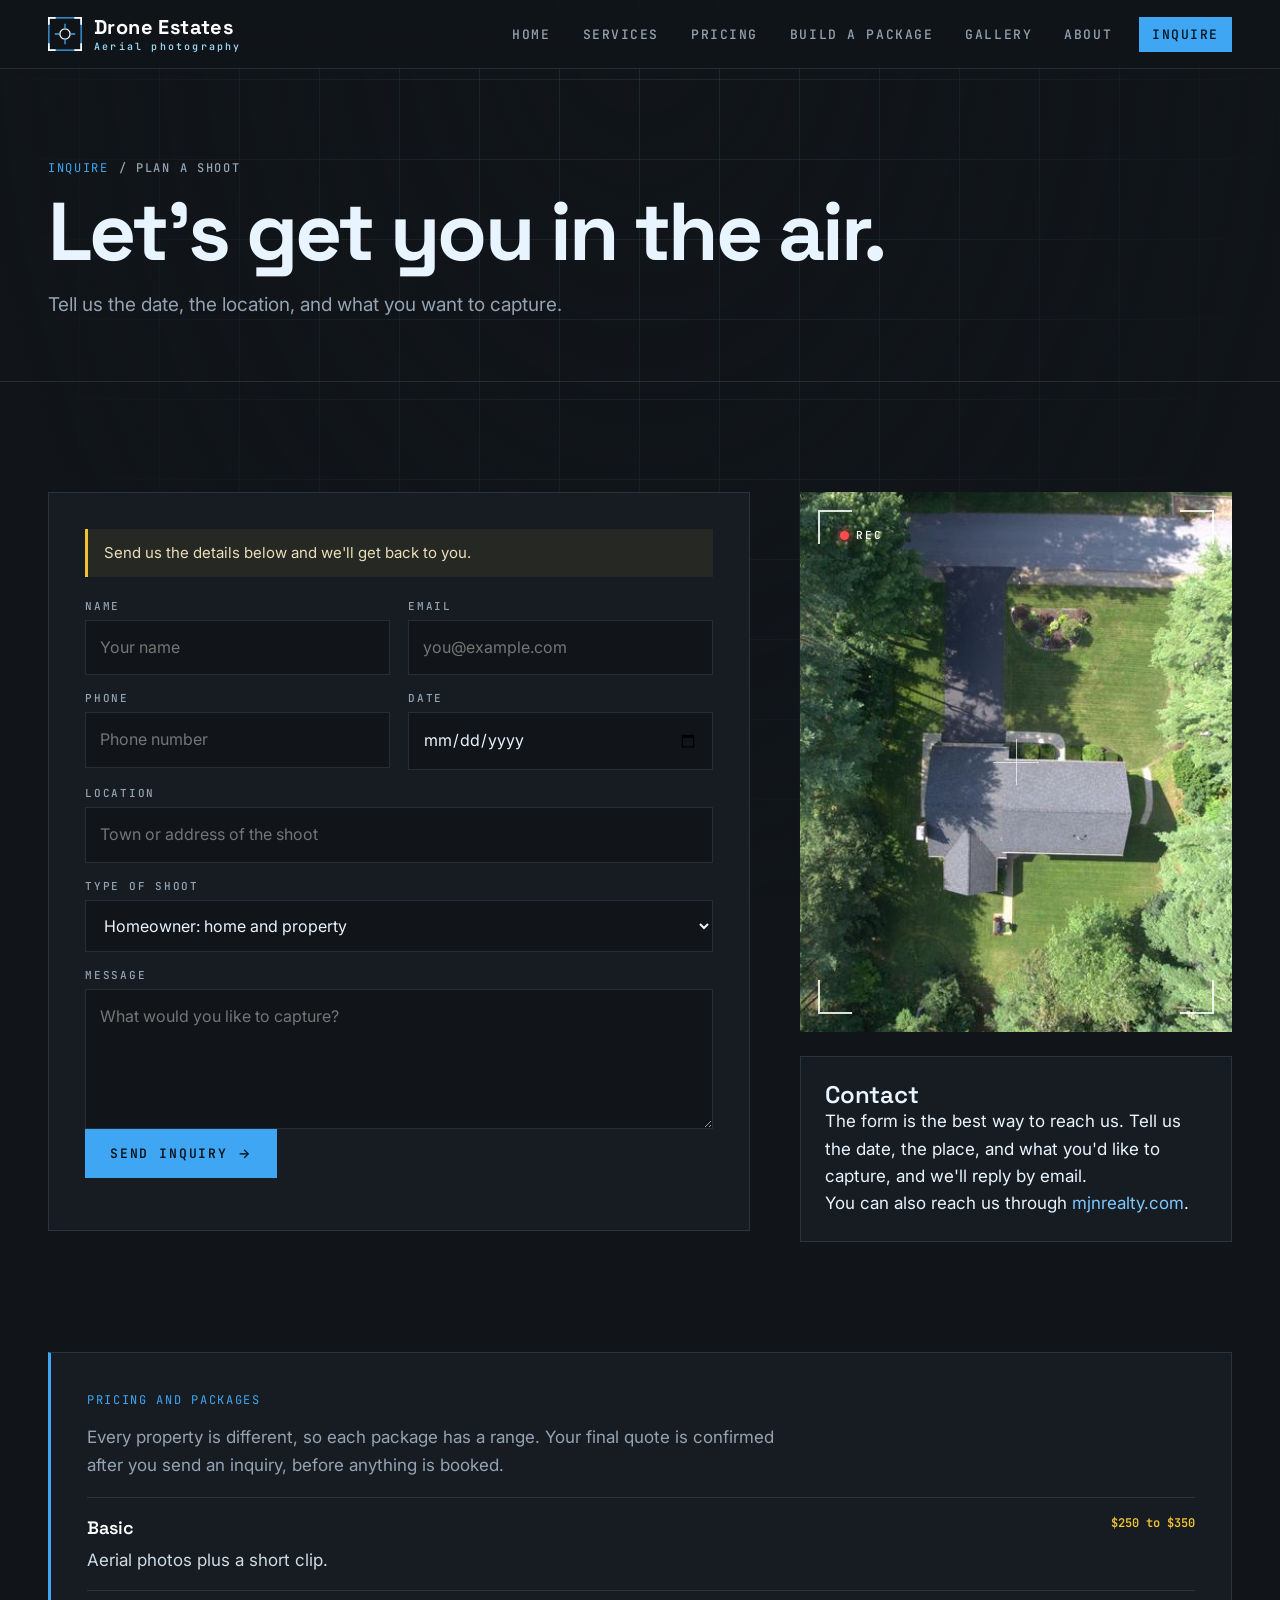
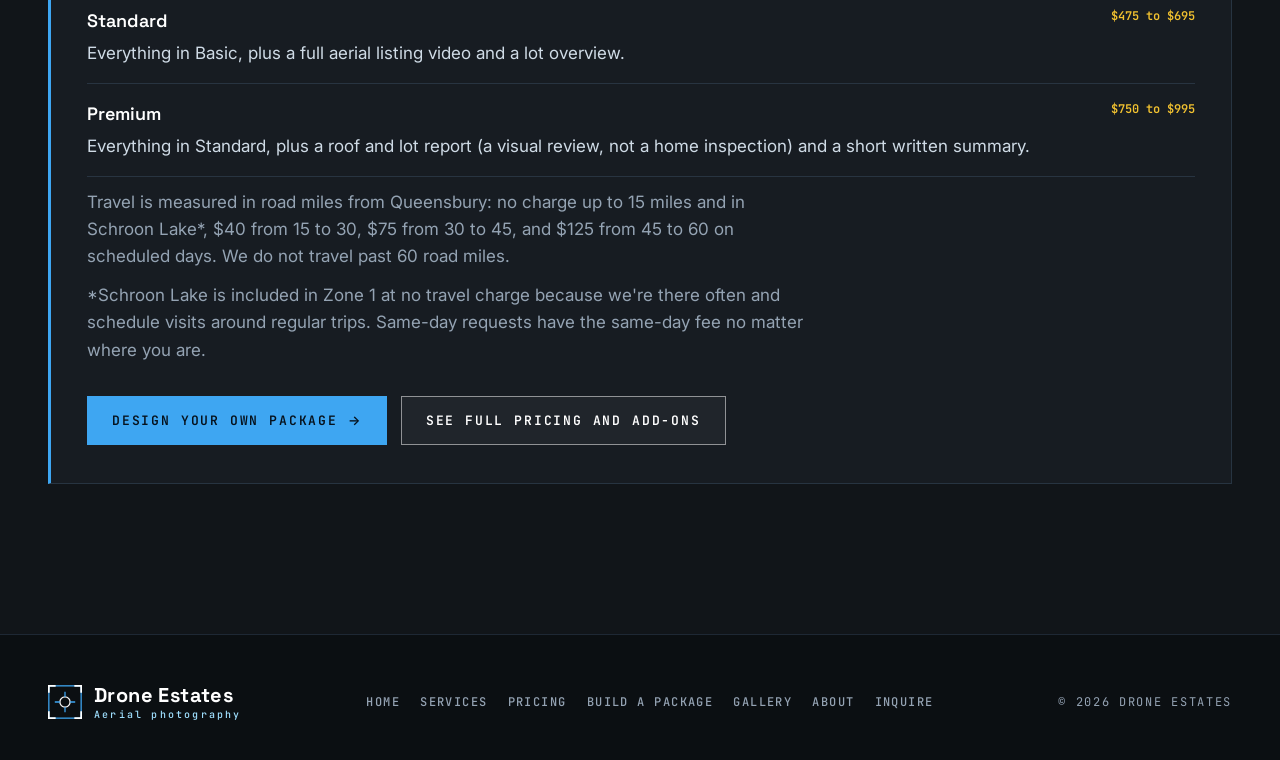
<file: inquire.html>
<!doctype html>
<html lang="en">
<head>
<meta charset="utf-8">
<meta name="viewport" content="width=device-width, initial-scale=1">
<title>Inquire | Drone Estates</title>
<meta name="description" content="Plan a drone shoot with Drone Estates.">
<link rel="preconnect" href="https://fonts.googleapis.com">
<link rel="preconnect" href="https://fonts.gstatic.com" crossorigin>
<link href="https://fonts.googleapis.com/css2?family=Inter:wght@400;500;600&family=JetBrains+Mono:wght@500;600;700&family=Space+Grotesk:wght@500;600;700&display=swap" rel="stylesheet">
<link rel="stylesheet" href="css/style.css">
<link rel="icon" href="favicon.svg" type="image/svg+xml">
<link rel="icon" href="favicon.png" sizes="32x32">
<link rel="apple-touch-icon" href="apple-touch-icon.png">
<link rel="canonical" href="https://droneestates.com/inquire.html">
<meta property="og:type" content="website">
<meta property="og:site_name" content="Drone Estates">
<meta property="og:title" content="Inquire | Drone Estates">
<meta property="og:description" content="Plan a drone shoot with Drone Estates.">
<meta property="og:url" content="https://droneestates.com/inquire.html">
<meta property="og:image" content="https://droneestates.com/img/hero.jpg">
<meta name="twitter:card" content="summary_large_image">
</head>
<body>
<header class="site-head"><div class="wrap">
<a class="brand" href="index.html"><svg viewBox="0 0 40 40" fill="none" aria-hidden="true"><rect x="1" y="1" width="38" height="38" stroke="#3ea6f2" stroke-width="1.5"/><path d="M1 9V1h8M31 1h8v8M39 31v8h-8M9 39H1v-8" stroke="#fff" stroke-width="2"/><circle cx="20" cy="20" r="6" stroke="#fff" stroke-width="1.5"/><path d="M20 8v6M20 26v6M8 20h6M26 20h6" stroke="#3ea6f2" stroke-width="1.5"/></svg><span>Drone Estates<small>Aerial photography</small></span></a>
<input type="checkbox" id="mt" class="menu-toggle"><label for="mt" class="menu-btn" aria-label="Menu"><span></span></label>
<nav class="nav"><a href="index.html">Home</a><a href="services.html">Services</a><a href="pricing.html">Pricing</a><a href="build.html">Build a package</a><a href="gallery.html">Gallery</a><a href="about.html">About</a><a href="inquire.html" class="cta on">Inquire</a></nav>
</div></header>
<main>

<section class="page-hero"><div class="wrap">
<div class="eyebrow mono">Inquire <b>/ Plan a shoot</b></div>
<h1>Let's get you in the air.</h1>
<p>Tell us the date, the location, and what you want to capture.</p>
</div></section>
<section><div class="wrap form-grid">
<form class="inq rv" id="inquiry-form" action="https://formspree.io/f/xbgggqqk" method="POST" aria-describedby="fn">
<div class="form-note" id="fn">Send us the details below and we'll get back to you.</div>
<input type="text" name="_gotcha" style="display:none" tabindex="-1" autocomplete="off">
<input type="hidden" name="_subject" value="Drone Estates inquiry">
<fieldset style="border:0">
<div class="fields">
<div class="f"><label for="n">Name</label><input id="n" name="name" type="text" placeholder="Your name"></div>
<div class="f"><label for="e">Email</label><input id="e" name="email" type="email" placeholder="you@example.com"></div>
<div class="f"><label for="p">Phone</label><input id="p" name="phone" type="tel" placeholder="Phone number"></div>
<div class="f"><label for="d">Date</label><input id="d" name="date" type="date"></div>
<div class="f full"><label for="l">Location</label><input id="l" name="location" type="text" placeholder="Town or address of the shoot"></div>
<div class="f full"><label for="t">Type of shoot</label><select id="t" name="type"><option>Homeowner: home and property</option><option>Party or event</option><option>Real estate listing</option><option>Custom drone view</option><option>Something else</option></select></div>
<div class="f full"><label for="m">Message</label><textarea id="m" name="message" placeholder="What would you like to capture?"></textarea></div>
</div>
<button class="btn" type="submit">Send inquiry <span class="arr">&rarr;</span></button>
<p id="form-status" role="status" tabindex="-1" aria-live="polite" style="margin-top:16px"></p>
</fieldset>
</form>
<aside class="side rv">
<div class="vf"><img src="img/topdown-sm.jpg" alt="Straight-down drone view of a home" loading="lazy"><div class="thirds"></div><div class="brk"><i></i><i></i><i></i><i></i></div><div class="xh"></div><div class="hud tl mono"><span class="rec">Rec</span></div></div>
<div class="contact">
<h3>Contact</h3>
<p>The form is the best way to reach us. Tell us the date, the place, and what you'd like to capture, and we'll reply by email.</p>
<p>You can also reach us through <a href="https://mjnrealty.com">mjnrealty.com</a>.</p>
</div>
</aside>
</div></section>
<section style="padding-top:0"><div class="wrap">
<div class="quote-note rv">
<div class="eyebrow mono">Pricing and Packages</div>
<p>Every property is different, so each package has a range. Your final quote is confirmed after you send an inquiry, before anything is booked.</p>
<ul class="addons">
<li><span><b class="t">Basic</b>Aerial photos plus a short clip.</span><b>$250 to $350</b></li>
<li><span><b class="t">Standard</b>Everything in Basic, plus a full aerial listing video and a lot overview.</span><b>$475 to $695</b></li>
<li><span><b class="t">Premium</b>Everything in Standard, plus a roof and lot report (a visual review, not a home inspection) and a short written summary.</span><b>$750 to $995</b></li>
</ul>
<p>Travel is measured in road miles from Queensbury: no charge up to 15 miles and in Schroon Lake*, $40 from 15 to 30, $75 from 30 to 45, and $125 from 45 to 60 on scheduled days. We do not travel past 60 road miles.</p>
<p class="radius" style="color:var(--mute)">*Schroon Lake is included in Zone 1 at no travel charge because we're there often and schedule visits around regular trips. Same-day requests have the same-day fee no matter where you are.</p>
<div class="btns"><a class="btn" href="build.html">Design your own package <span class="arr">&rarr;</span></a><a class="btn ghost" href="pricing.html">See full pricing and add-ons</a></div>
</div>
</div></section>
<script src="js/inquiry.js"></script>

</main>
<footer class="site-foot"><div class="wrap">
<a class="brand" href="index.html"><svg viewBox="0 0 40 40" fill="none" aria-hidden="true"><rect x="1" y="1" width="38" height="38" stroke="#3ea6f2" stroke-width="1.5"/><path d="M1 9V1h8M31 1h8v8M39 31v8h-8M9 39H1v-8" stroke="#fff" stroke-width="2"/><circle cx="20" cy="20" r="6" stroke="#fff" stroke-width="1.5"/><path d="M20 8v6M20 26v6M8 20h6M26 20h6" stroke="#3ea6f2" stroke-width="1.5"/></svg><span>Drone Estates<small>Aerial photography</small></span></a>
<nav><a href="index.html">Home</a><a href="services.html">Services</a><a href="pricing.html">Pricing</a><a href="build.html">Build a package</a><a href="gallery.html">Gallery</a><a href="about.html">About</a><a href="inquire.html">Inquire</a></nav>
<span class="mono">&copy; 2026 Drone Estates</span>
</div></footer>
<script>
const io=new IntersectionObserver(es=>es.forEach(e=>{if(e.isIntersecting){e.target.classList.add('in');io.unobserve(e.target)}}),{threshold:.12});
document.querySelectorAll('.rv').forEach(el=>io.observe(el));
</script>
</body>
</html>
</file>
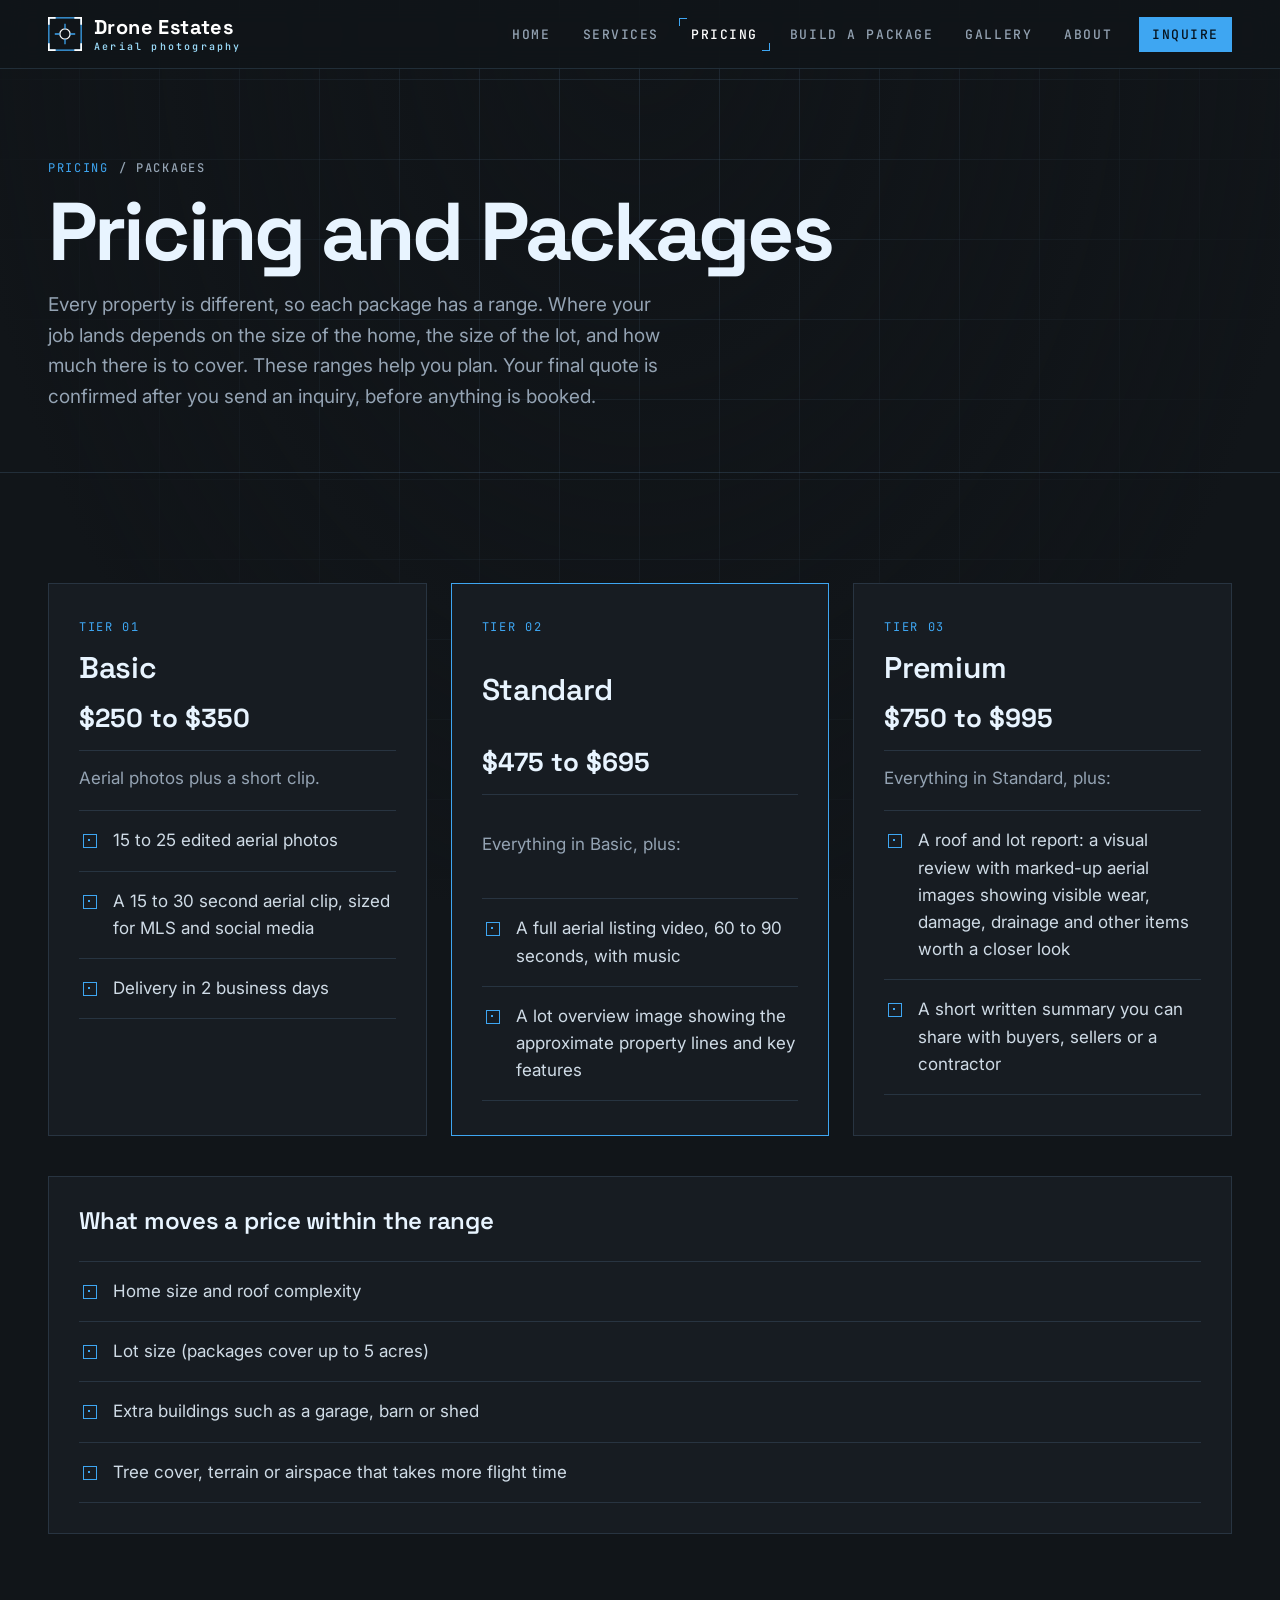
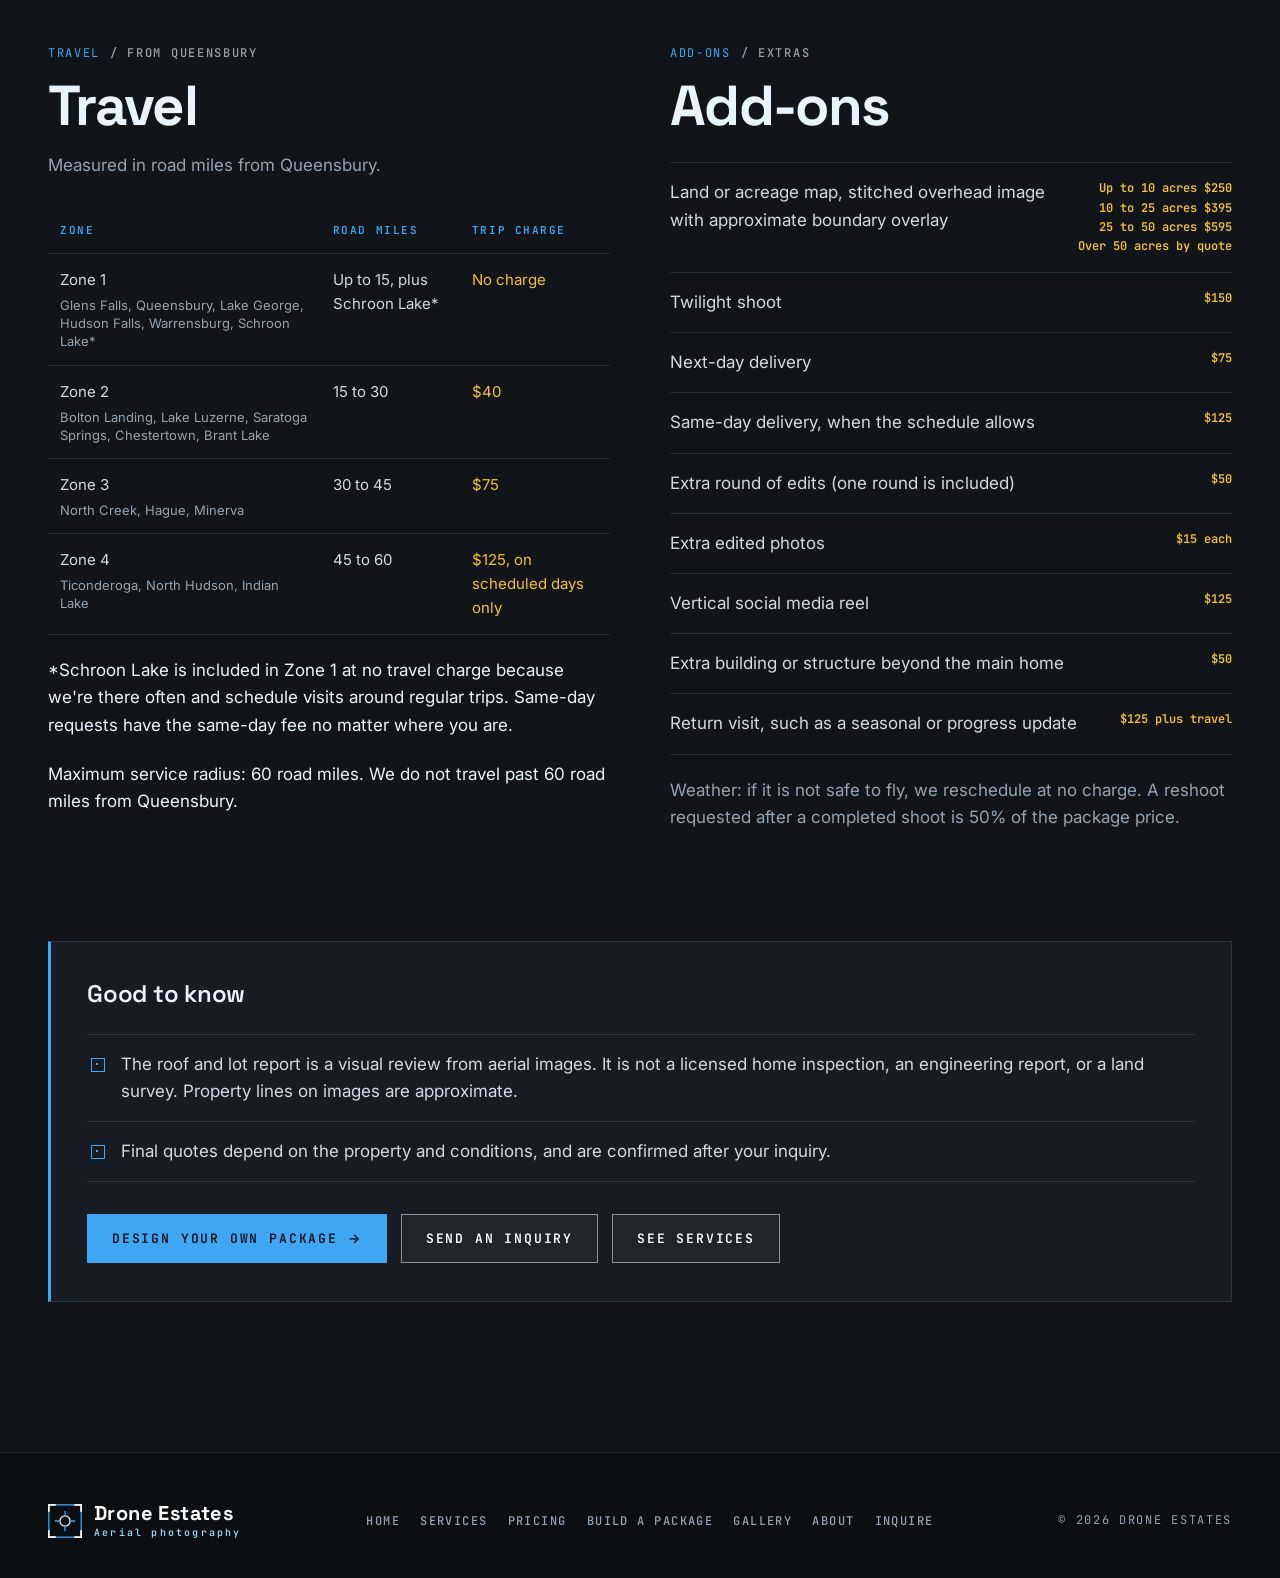
<file: pricing.html>
<!doctype html>
<html lang="en">
<head>
<meta charset="utf-8">
<meta name="viewport" content="width=device-width, initial-scale=1">
<title>Pricing | Drone Estates</title>
<meta name="description" content="Drone Estates packages, travel charges and add-ons.">
<link rel="preconnect" href="https://fonts.googleapis.com">
<link rel="preconnect" href="https://fonts.gstatic.com" crossorigin>
<link href="https://fonts.googleapis.com/css2?family=Inter:wght@400;500;600&family=JetBrains+Mono:wght@500;600;700&family=Space+Grotesk:wght@500;600;700&display=swap" rel="stylesheet">
<link rel="stylesheet" href="css/style.css">
<link rel="icon" href="favicon.svg" type="image/svg+xml">
<link rel="icon" href="favicon.png" sizes="32x32">
<link rel="apple-touch-icon" href="apple-touch-icon.png">
<link rel="canonical" href="https://droneestates.com/pricing.html">
<meta property="og:type" content="website">
<meta property="og:site_name" content="Drone Estates">
<meta property="og:title" content="Pricing | Drone Estates">
<meta property="og:description" content="Drone Estates packages, travel charges and add-ons.">
<meta property="og:url" content="https://droneestates.com/pricing.html">
<meta property="og:image" content="https://droneestates.com/img/hero.jpg">
<meta name="twitter:card" content="summary_large_image">
</head>
<body>
<header class="site-head"><div class="wrap">
<a class="brand" href="index.html"><svg viewBox="0 0 40 40" fill="none" aria-hidden="true"><rect x="1" y="1" width="38" height="38" stroke="#3ea6f2" stroke-width="1.5"/><path d="M1 9V1h8M31 1h8v8M39 31v8h-8M9 39H1v-8" stroke="#fff" stroke-width="2"/><circle cx="20" cy="20" r="6" stroke="#fff" stroke-width="1.5"/><path d="M20 8v6M20 26v6M8 20h6M26 20h6" stroke="#3ea6f2" stroke-width="1.5"/></svg><span>Drone Estates<small>Aerial photography</small></span></a>
<input type="checkbox" id="mt" class="menu-toggle"><label for="mt" class="menu-btn" aria-label="Menu"><span></span></label>
<nav class="nav"><a href="index.html">Home</a><a href="services.html">Services</a><a href="pricing.html" class="on">Pricing</a><a href="build.html">Build a package</a><a href="gallery.html">Gallery</a><a href="about.html">About</a><a href="inquire.html" class="cta">Inquire</a></nav>
</div></header>
<main>

<section class="page-hero"><div class="wrap">
<div class="eyebrow mono">Pricing <b>/ Packages</b></div>
<h1>Pricing and Packages</h1>
<p>Every property is different, so each package has a range. Where your job lands depends on the size of the home, the size of the lot, and how much there is to cover. These ranges help you plan. Your final quote is confirmed after you send an inquiry, before anything is booked.</p>
</div></section>

<section><div class="wrap">
<div class="tiers">
<article class="tier rv">
<span class="num mono">Tier 01</span><h3>Basic</h3>
<div class="range">$250 to $350</div>
<p>Aerial photos plus a short clip.</p><ul class="checks"><li>15 to 25 edited aerial photos</li><li>A 15 to 30 second aerial clip, sized for MLS and social media</li><li>Delivery in 2 business days</li></ul>
</article>
<article class="tier rv feat">
<span class="num mono">Tier 02</span><h3>Standard</h3>
<div class="range">$475 to $695</div>
<p>Everything in Basic, plus:</p><ul class="checks"><li>A full aerial listing video, 60 to 90 seconds, with music</li><li>A lot overview image showing the approximate property lines and key features</li></ul>
</article>
<article class="tier rv">
<span class="num mono">Tier 03</span><h3>Premium</h3>
<div class="range">$750 to $995</div>
<p>Everything in Standard, plus:</p><ul class="checks"><li>A roof and lot report: a visual review with marked-up aerial images showing visible wear, damage, drainage and other items worth a closer look</li><li>A short written summary you can share with buyers, sellers or a contractor</li></ul>
</article>
</div>
<div class="moves rv">
<h3>What moves a price within the range</h3>
<ul class="checks">
<li>Home size and roof complexity</li>
<li>Lot size (packages cover up to 5 acres)</li>
<li>Extra buildings such as a garage, barn or shed</li>
<li>Tree cover, terrain or airspace that takes more flight time</li>
</ul>
</div>
</div></section>

<section style="padding-top:0"><div class="wrap split-even">
<div class="rv">
<div class="eyebrow mono">Travel <b>/ From Queensbury</b></div>
<h2>Travel</h2>
<p style="color:var(--mute);margin-top:18px">Measured in road miles from Queensbury.</p>
<table class="zones">
<thead><tr><th class="mono">Zone</th><th class="mono">Road miles</th><th class="mono">Trip charge</th></tr></thead>
<tbody>
<tr><td>Zone 1<small>Glens Falls, Queensbury, Lake George, Hudson Falls, Warrensburg, Schroon Lake*</small></td><td>Up to 15, plus Schroon Lake*</td><td>No charge</td></tr>
<tr><td>Zone 2<small>Bolton Landing, Lake Luzerne, Saratoga Springs, Chestertown, Brant Lake</small></td><td>15 to 30</td><td>$40</td></tr>
<tr><td>Zone 3<small>North Creek, Hague, Minerva</small></td><td>30 to 45</td><td>$75</td></tr>
<tr><td>Zone 4<small>Ticonderoga, North Hudson, Indian Lake</small></td><td>45 to 60</td><td>$125, on scheduled days only</td></tr>
</tbody></table>
<p class="radius">*Schroon Lake is included in Zone 1 at no travel charge because we're there often and schedule visits around regular trips. Same-day requests have the same-day fee no matter where you are.</p>
<p class="radius">Maximum service radius: 60 road miles. We do not travel past 60 road miles from Queensbury.</p>
</div>
<div class="rv">
<div class="eyebrow mono">Add-ons <b>/ Extras</b></div>
<h2>Add-ons</h2>
<ul class="addons">
<li><span>Land or acreage map, stitched overhead image with approximate boundary overlay</span><b>Up to 10 acres $250<br>10 to 25 acres $395<br>25 to 50 acres $595<br>Over 50 acres by quote</b></li>
<li><span>Twilight shoot</span><b>$150</b></li>
<li><span>Next-day delivery</span><b>$75</b></li>
<li><span>Same-day delivery, when the schedule allows</span><b>$125</b></li>
<li><span>Extra round of edits (one round is included)</span><b>$50</b></li>
<li><span>Extra edited photos</span><b>$15 each</b></li>
<li><span>Vertical social media reel</span><b>$125</b></li>
<li><span>Extra building or structure beyond the main home</span><b>$50</b></li>
<li><span>Return visit, such as a seasonal or progress update</span><b>$125 plus travel</b></li>
</ul>
<p class="radius" style="color:var(--mute)">Weather: if it is not safe to fly, we reschedule at no charge. A reshoot requested after a completed shoot is 50% of the package price.</p>
</div>
</div></section>

<section style="padding-top:0"><div class="wrap">
<div class="quote-note rv">
<h3>Good to know</h3>
<ul class="checks">
<li>The roof and lot report is a visual review from aerial images. It is not a licensed home inspection, an engineering report, or a land survey. Property lines on images are approximate.</li>
<li>Final quotes depend on the property and conditions, and are confirmed after your inquiry.</li>
</ul>
<div class="btns"><a class="btn" href="build.html">Design your own package <span class="arr">&rarr;</span></a><a class="btn ghost" href="inquire.html">Send an inquiry</a><a class="btn ghost" href="services.html">See services</a></div>
</div>
</div></section>

</main>
<footer class="site-foot"><div class="wrap">
<a class="brand" href="index.html"><svg viewBox="0 0 40 40" fill="none" aria-hidden="true"><rect x="1" y="1" width="38" height="38" stroke="#3ea6f2" stroke-width="1.5"/><path d="M1 9V1h8M31 1h8v8M39 31v8h-8M9 39H1v-8" stroke="#fff" stroke-width="2"/><circle cx="20" cy="20" r="6" stroke="#fff" stroke-width="1.5"/><path d="M20 8v6M20 26v6M8 20h6M26 20h6" stroke="#3ea6f2" stroke-width="1.5"/></svg><span>Drone Estates<small>Aerial photography</small></span></a>
<nav><a href="index.html">Home</a><a href="services.html">Services</a><a href="pricing.html">Pricing</a><a href="build.html">Build a package</a><a href="gallery.html">Gallery</a><a href="about.html">About</a><a href="inquire.html">Inquire</a></nav>
<span class="mono">&copy; 2026 Drone Estates</span>
</div></footer>
<script>
const io=new IntersectionObserver(es=>es.forEach(e=>{if(e.isIntersecting){e.target.classList.add('in');io.unobserve(e.target)}}),{threshold:.12});
document.querySelectorAll('.rv').forEach(el=>io.observe(el));
</script>
</body>
</html>
</file>
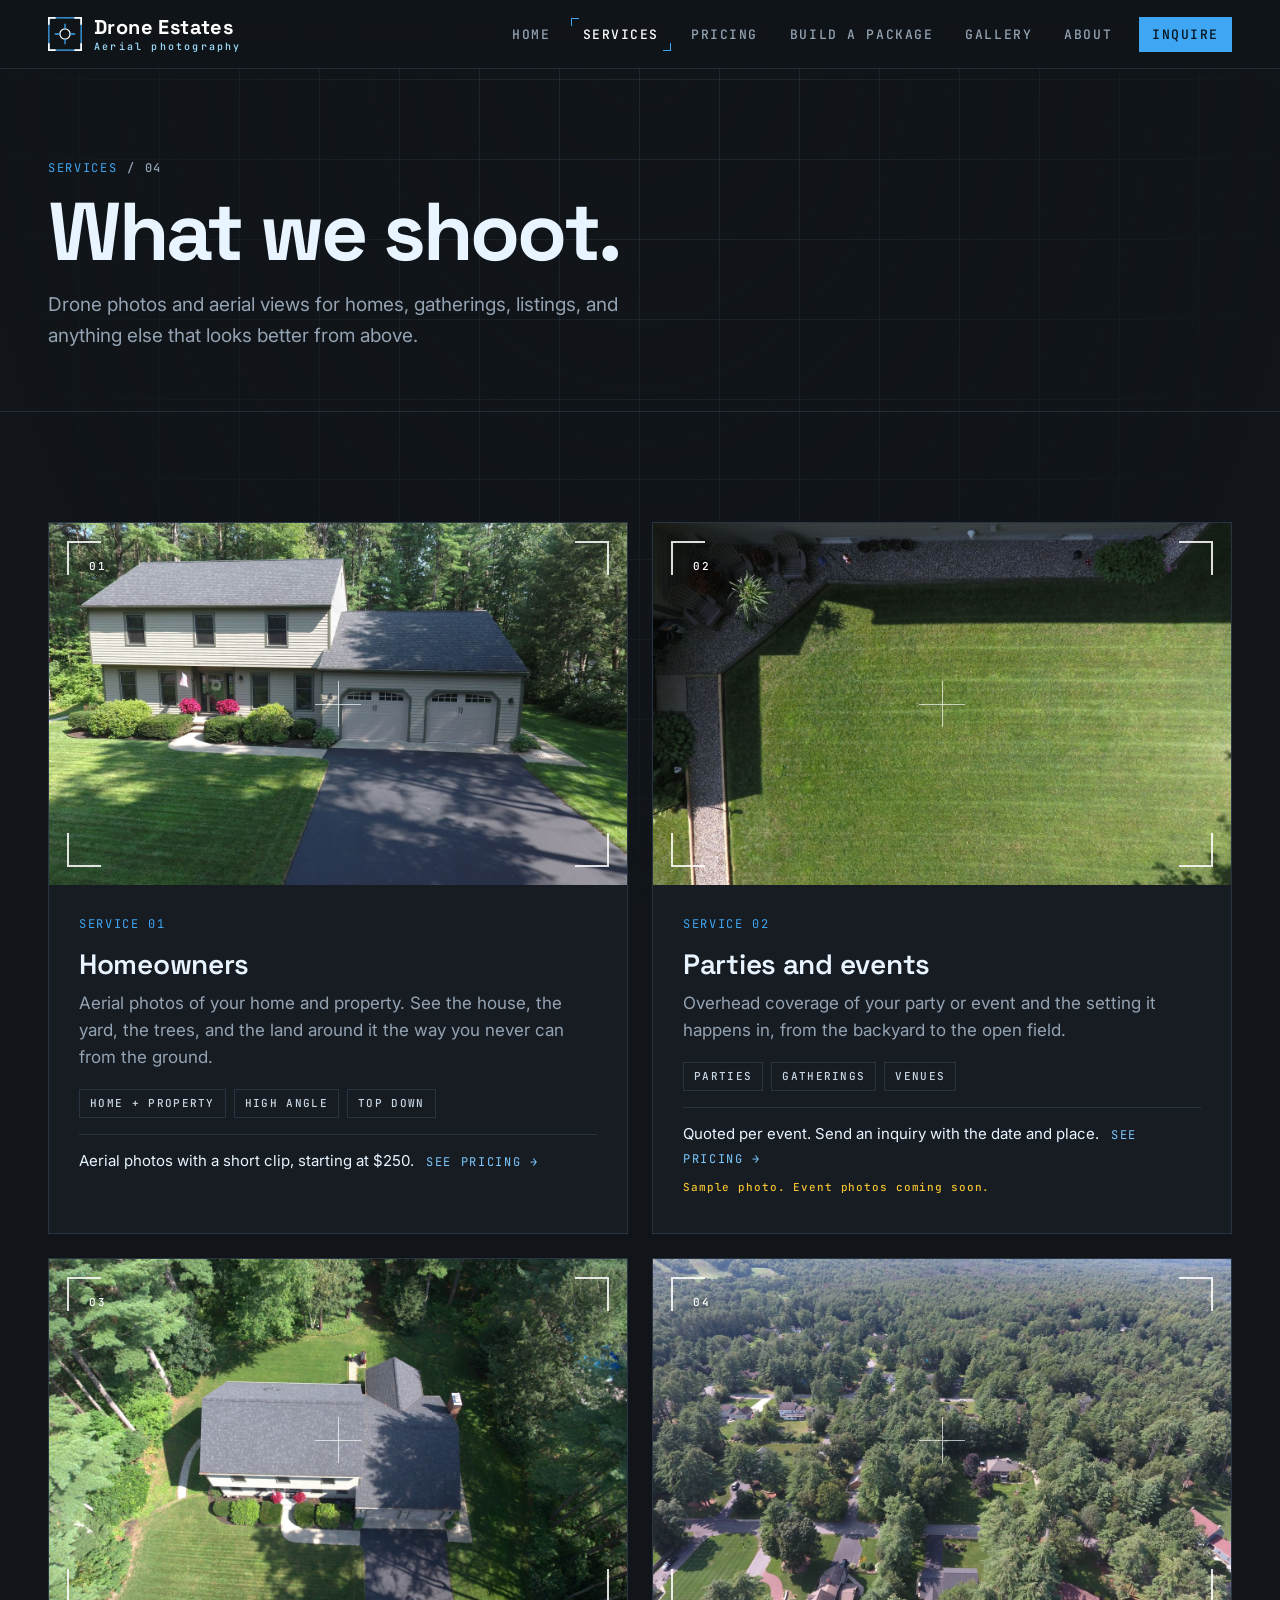
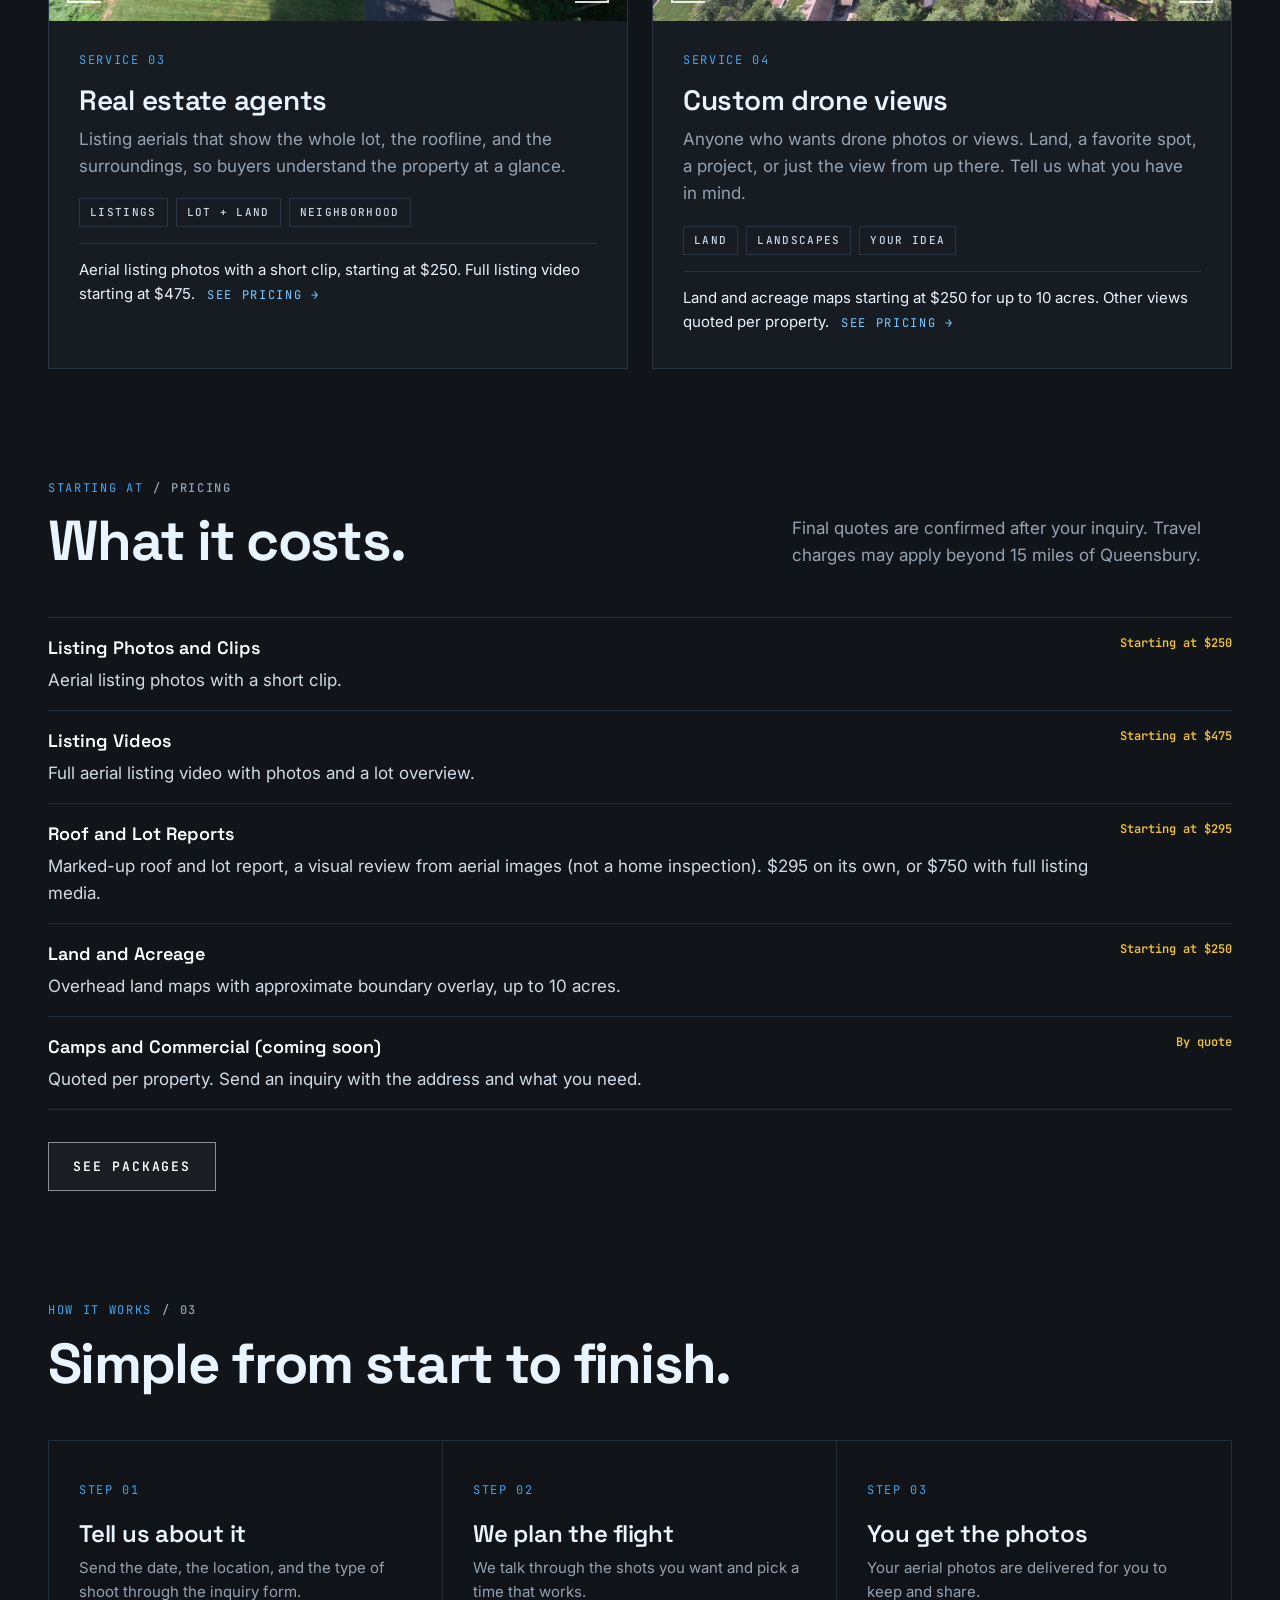
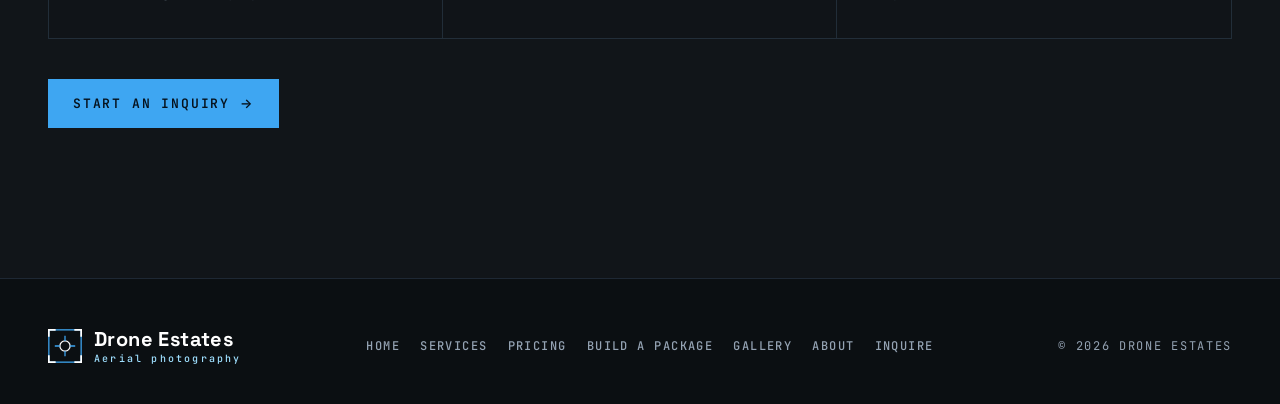
<file: services.html>
<!doctype html>
<html lang="en">
<head>
<meta charset="utf-8">
<meta name="viewport" content="width=device-width, initial-scale=1">
<title>Services | Drone Estates</title>
<meta name="description" content="Drone photography for homeowners, parties and events, real estate agents, and custom views.">
<link rel="preconnect" href="https://fonts.googleapis.com">
<link rel="preconnect" href="https://fonts.gstatic.com" crossorigin>
<link href="https://fonts.googleapis.com/css2?family=Inter:wght@400;500;600&family=JetBrains+Mono:wght@500;600;700&family=Space+Grotesk:wght@500;600;700&display=swap" rel="stylesheet">
<link rel="stylesheet" href="css/style.css">
<link rel="icon" href="favicon.svg" type="image/svg+xml">
<link rel="icon" href="favicon.png" sizes="32x32">
<link rel="apple-touch-icon" href="apple-touch-icon.png">
<link rel="canonical" href="https://droneestates.com/services.html">
<meta property="og:type" content="website">
<meta property="og:site_name" content="Drone Estates">
<meta property="og:title" content="Services | Drone Estates">
<meta property="og:description" content="Drone photography for homeowners, parties and events, real estate agents, and custom views.">
<meta property="og:url" content="https://droneestates.com/services.html">
<meta property="og:image" content="https://droneestates.com/img/hero.jpg">
<meta name="twitter:card" content="summary_large_image">
</head>
<body>
<header class="site-head"><div class="wrap">
<a class="brand" href="index.html"><svg viewBox="0 0 40 40" fill="none" aria-hidden="true"><rect x="1" y="1" width="38" height="38" stroke="#3ea6f2" stroke-width="1.5"/><path d="M1 9V1h8M31 1h8v8M39 31v8h-8M9 39H1v-8" stroke="#fff" stroke-width="2"/><circle cx="20" cy="20" r="6" stroke="#fff" stroke-width="1.5"/><path d="M20 8v6M20 26v6M8 20h6M26 20h6" stroke="#3ea6f2" stroke-width="1.5"/></svg><span>Drone Estates<small>Aerial photography</small></span></a>
<input type="checkbox" id="mt" class="menu-toggle"><label for="mt" class="menu-btn" aria-label="Menu"><span></span></label>
<nav class="nav"><a href="index.html">Home</a><a href="services.html" class="on">Services</a><a href="pricing.html">Pricing</a><a href="build.html">Build a package</a><a href="gallery.html">Gallery</a><a href="about.html">About</a><a href="inquire.html" class="cta">Inquire</a></nav>
</div></header>
<main>

<section class="page-hero"><div class="wrap">
<div class="eyebrow mono">Services <b>/ 04</b></div>
<h1>What we shoot.</h1>
<p>Drone photos and aerial views for homes, gatherings, listings, and anything else that looks better from above.</p>
</div></section>
<section><div class="wrap">
<div class="cards">
<article class="card rv" id="homeowners"><div class="vf"><img src="img/front.jpg" alt="Front view of a home from a drone" loading="lazy"><div class="thirds"></div><div class="brk"><i></i><i></i><i></i><i></i></div><div class="xh"></div><div class="hud tl mono"><span>01</span></div></div>
<div class="body"><span class="num mono">Service 01</span><h3>Homeowners</h3><p>Aerial photos of your home and property. See the house, the yard, the trees, and the land around it the way you never can from the ground.</p><ul><li>Home + property</li><li>High angle</li><li>Top down</li></ul><p class="from">Aerial photos with a short clip, starting at $250. <a class="mono" href="pricing.html">See pricing &rarr;</a></p></div></article>
<article class="card rv" id="events"><div class="vf"><img src="img/lawn.jpg" alt="Overhead view of a backyard lawn and patio" loading="lazy"><div class="thirds"></div><div class="brk"><i></i><i></i><i></i><i></i></div><div class="xh"></div><div class="hud tl mono"><span>02</span></div></div>
<div class="body"><span class="num mono">Service 02</span><h3>Parties and events</h3><p>Overhead coverage of your party or event and the setting it happens in, from the backyard to the open field.</p><ul><li>Parties</li><li>Gatherings</li><li>Venues</li></ul><p class="from">Quoted per event. Send an inquiry with the date and place. <a class="mono" href="pricing.html">See pricing &rarr;</a></p><span class="ph-note">Sample photo. Event photos coming soon.</span></div></article>
<article class="card rv" id="agents"><div class="vf"><img src="img/overhead.jpg" alt="High angle view of a home for a listing" loading="lazy"><div class="thirds"></div><div class="brk"><i></i><i></i><i></i><i></i></div><div class="xh"></div><div class="hud tl mono"><span>03</span></div></div>
<div class="body"><span class="num mono">Service 03</span><h3>Real estate agents</h3><p>Listing aerials that show the whole lot, the roofline, and the surroundings, so buyers understand the property at a glance.</p><ul><li>Listings</li><li>Lot + land</li><li>Neighborhood</li></ul><p class="from">Aerial listing photos with a short clip, starting at $250. Full listing video starting at $475. <a class="mono" href="pricing.html">See pricing &rarr;</a></p></div></article>
<article class="card rv" id="custom"><div class="vf"><img src="img/valley.jpg" alt="Wide aerial landscape" loading="lazy"><div class="thirds"></div><div class="brk"><i></i><i></i><i></i><i></i></div><div class="xh"></div><div class="hud tl mono"><span>04</span></div></div>
<div class="body"><span class="num mono">Service 04</span><h3>Custom drone views</h3><p>Anyone who wants drone photos or views. Land, a favorite spot, a project, or just the view from up there. Tell us what you have in mind.</p><ul><li>Land</li><li>Landscapes</li><li>Your idea</li></ul><p class="from">Land and acreage maps starting at $250 for up to 10 acres. Other views quoted per property. <a class="mono" href="pricing.html">See pricing &rarr;</a></p></div></article>
</div>
</div></section>
<section style="padding-top:0"><div class="wrap">
<div class="sec-head rv"><div><div class="eyebrow mono">Starting at <b>/ Pricing</b></div><h2>What it costs.</h2></div>
<p>Final quotes are confirmed after your inquiry. Travel charges may apply beyond 15 miles of Queensbury.</p></div>
<ul class="addons rv">
<li><span><b class="t">Listing Photos and Clips</b>Aerial listing photos with a short clip.</span><b>Starting at $250</b></li>
<li><span><b class="t">Listing Videos</b>Full aerial listing video with photos and a lot overview.</span><b>Starting at $475</b></li>
<li><span><b class="t">Roof and Lot Reports</b>Marked-up roof and lot report, a visual review from aerial images (not a home inspection). $295 on its own, or $750 with full listing media.</span><b>Starting at $295</b></li>
<li><span><b class="t">Land and Acreage</b>Overhead land maps with approximate boundary overlay, up to 10 acres.</span><b>Starting at $250</b></li>
<li><span><b class="t">Camps and Commercial (coming soon)</b>Quoted per property. Send an inquiry with the address and what you need.</span><b>By quote</b></li>
</ul>
<div class="btns rv"><a class="btn ghost" href="pricing.html">See packages</a></div>
</div></section>
<section style="padding-top:0"><div class="wrap">
<div class="sec-head rv"><div><div class="eyebrow mono">How it works <b>/ 03</b></div><h2>Simple from start to finish.</h2></div></div>
<div class="steps rv">
<div class="step"><span class="mono">Step 01</span><h3>Tell us about it</h3><p>Send the date, the location, and the type of shoot through the inquiry form.</p></div>
<div class="step"><span class="mono">Step 02</span><h3>We plan the flight</h3><p>We talk through the shots you want and pick a time that works.</p></div>
<div class="step"><span class="mono">Step 03</span><h3>You get the photos</h3><p>Your aerial photos are delivered for you to keep and share.</p></div>
</div>
<div class="btns rv" style="margin-top:40px"><a class="btn" href="inquire.html">Start an inquiry <span class="arr">&rarr;</span></a></div>
</div></section>

</main>
<footer class="site-foot"><div class="wrap">
<a class="brand" href="index.html"><svg viewBox="0 0 40 40" fill="none" aria-hidden="true"><rect x="1" y="1" width="38" height="38" stroke="#3ea6f2" stroke-width="1.5"/><path d="M1 9V1h8M31 1h8v8M39 31v8h-8M9 39H1v-8" stroke="#fff" stroke-width="2"/><circle cx="20" cy="20" r="6" stroke="#fff" stroke-width="1.5"/><path d="M20 8v6M20 26v6M8 20h6M26 20h6" stroke="#3ea6f2" stroke-width="1.5"/></svg><span>Drone Estates<small>Aerial photography</small></span></a>
<nav><a href="index.html">Home</a><a href="services.html">Services</a><a href="pricing.html">Pricing</a><a href="build.html">Build a package</a><a href="gallery.html">Gallery</a><a href="about.html">About</a><a href="inquire.html">Inquire</a></nav>
<span class="mono">&copy; 2026 Drone Estates</span>
</div></footer>
<script>
const io=new IntersectionObserver(es=>es.forEach(e=>{if(e.isIntersecting){e.target.classList.add('in');io.unobserve(e.target)}}),{threshold:.12});
document.querySelectorAll('.rv').forEach(el=>io.observe(el));
</script>
</body>
</html>
</file>
<file: css/style.css>
:root{
  --char:#111519; --char-2:#171c22; --char-3:#1f262e; --line:rgba(140,200,255,.14);
  --sky:#3ea6f2; --sky-2:#7cc8ff; --sky-deep:#0b4f80; --ice:#e8f4ff; --mute:#94a3b3;
  --hud:#9fe0ff; --rec:#ff4d4d;
  --sans:'Inter',system-ui,-apple-system,Segoe UI,Roboto,sans-serif;
  --disp:'Space Grotesk','Inter',system-ui,sans-serif;
  --mono:'JetBrains Mono',ui-monospace,SFMono-Regular,Menlo,monospace;
  --max:1240px;
}
*{box-sizing:border-box;margin:0;padding:0}
html{scroll-behavior:smooth}
body{background:var(--char);color:var(--ice);font-family:var(--sans);font-size:17px;line-height:1.6;-webkit-font-smoothing:antialiased;
  background-image:linear-gradient(var(--line) 1px,transparent 1px),linear-gradient(90deg,var(--line) 1px,transparent 1px);
  background-size:80px 80px;background-attachment:fixed;background-position:-1px -1px}
body::before{content:"";position:fixed;inset:0;background:radial-gradient(ellipse at 50% 0%,rgba(17,21,25,.2),var(--char) 75%);pointer-events:none;z-index:-1}
img{display:block;max-width:100%}
a{color:var(--sky-2);text-decoration:none}
a:hover{color:#fff}
.wrap{max-width:var(--max);margin:0 auto;padding:0 28px}
.mono{font-family:var(--mono);font-size:12px;letter-spacing:.14em;text-transform:uppercase}

/* preview banner */
.preview-banner{background:repeating-linear-gradient(45deg,#f2c230 0 14px,#e0b020 14px 28px);color:#111;text-align:center;font:600 13px/1.2 var(--mono);letter-spacing:.06em;padding:8px 12px;position:relative;z-index:60}

/* header */
.site-head{position:sticky;top:0;z-index:50;background:rgba(17,21,25,.82);backdrop-filter:blur(12px);-webkit-backdrop-filter:blur(12px);border-bottom:1px solid var(--line)}
.site-head .wrap{display:flex;align-items:center;justify-content:space-between;height:68px}
.brand{display:flex;align-items:center;gap:12px;color:#fff;font:700 20px/1 var(--disp);letter-spacing:.02em}
.brand svg{width:34px;height:34px}
.brand small{display:block;font:500 10px/1 var(--mono);letter-spacing:.22em;color:var(--hud);margin-top:5px}
.nav{display:flex;gap:6px;align-items:center}
.nav a{color:var(--mute);font:500 13px/1 var(--mono);letter-spacing:.12em;text-transform:uppercase;padding:10px 12px;border:1px solid transparent;position:relative}
.nav a:hover,.nav a.on{color:#fff}
.nav a.on::before,.nav a.on::after{content:"";position:absolute;width:7px;height:7px;border-color:var(--sky);border-style:solid}
.nav a.on::before{left:0;top:0;border-width:1px 0 0 1px}
.nav a.on::after{right:0;bottom:0;border-width:0 1px 1px 0}
.nav a.cta{color:#06121d;background:var(--sky);border-color:var(--sky);margin-left:8px}
.nav a.cta:hover{background:var(--sky-2)}
.menu-toggle{display:none}
.menu-btn{display:none;cursor:pointer;width:40px;height:40px;border:1px solid var(--line);align-items:center;justify-content:center}
.menu-btn span,.menu-btn span::before,.menu-btn span::after{display:block;width:18px;height:2px;background:#fff;position:relative}
.menu-btn span::before,.menu-btn span::after{content:"";position:absolute;left:0}
.menu-btn span::before{top:-6px}.menu-btn span::after{top:6px}

/* viewfinder frame */
.vf{position:relative;overflow:hidden}
.vf>img{width:100%;height:100%;object-fit:cover}
.vf .brk{position:absolute;inset:18px;pointer-events:none;z-index:2}
.vf .brk i{position:absolute;width:34px;height:34px;border:0 solid rgba(255,255,255,.85)}
.vf .brk i:nth-child(1){left:0;top:0;border-width:2px 0 0 2px}
.vf .brk i:nth-child(2){right:0;top:0;border-width:2px 2px 0 0}
.vf .brk i:nth-child(3){left:0;bottom:0;border-width:0 0 2px 2px}
.vf .brk i:nth-child(4){right:0;bottom:0;border-width:0 2px 2px 0}
.vf .xh{position:absolute;left:50%;top:50%;width:46px;height:46px;transform:translate(-50%,-50%);z-index:2;pointer-events:none;opacity:.75}
.vf .xh::before,.vf .xh::after{content:"";position:absolute;background:rgba(255,255,255,.9)}
.vf .xh::before{left:50%;top:0;bottom:0;width:1px}
.vf .xh::after{top:50%;left:0;right:0;height:1px}
.vf .thirds{position:absolute;inset:0;z-index:1;pointer-events:none;opacity:0;transition:opacity .35s;
  background:linear-gradient(90deg,transparent calc(33.33% - .5px),rgba(255,255,255,.35) calc(33.33% - .5px),rgba(255,255,255,.35) calc(33.33% + .5px),transparent calc(33.33% + .5px),transparent calc(66.66% - .5px),rgba(255,255,255,.35) calc(66.66% - .5px),rgba(255,255,255,.35) calc(66.66% + .5px),transparent calc(66.66% + .5px)),
  linear-gradient(180deg,transparent calc(33.33% - .5px),rgba(255,255,255,.35) calc(33.33% - .5px),rgba(255,255,255,.35) calc(33.33% + .5px),transparent calc(33.33% + .5px),transparent calc(66.66% - .5px),rgba(255,255,255,.35) calc(66.66% - .5px),rgba(255,255,255,.35) calc(66.66% + .5px),transparent calc(66.66% + .5px))}
.vf:hover .thirds{opacity:1}
.vf>img{transition:transform 1.2s cubic-bezier(.2,.7,.2,1)}
.vf:hover>img{transform:scale(1.035)}
.hud{position:absolute;z-index:3;font:500 11px/1 var(--mono);letter-spacing:.16em;text-transform:uppercase;color:#fff;text-shadow:0 1px 6px rgba(0,0,0,.6);display:flex;gap:14px;align-items:center}
.hud.tl{left:34px;top:32px}.hud.tr{right:34px;top:32px}.hud.bl{left:34px;bottom:32px}.hud.br{right:34px;bottom:32px}
.rec{display:inline-flex;align-items:center;gap:7px}
.rec::before{content:"";width:9px;height:9px;border-radius:50%;background:var(--rec);box-shadow:0 0 10px var(--rec);animation:blink 1.6s steps(2,start) infinite}
@keyframes blink{to{visibility:hidden}}

/* hero */
.hero{position:relative;height:calc(100vh - 68px - 31px);min-height:620px;max-height:980px}
.hero.vf>img{position:absolute;inset:0}
.hero::after{content:"";position:absolute;inset:0;z-index:1;background:linear-gradient(180deg,rgba(10,14,18,.35) 0%,rgba(10,14,18,.05) 35%,rgba(10,14,18,.25) 60%,rgba(10,14,18,.92) 100%)}
.hero .brk{inset:28px}
.hero .brk i{width:56px;height:56px}
.hero-copy{position:absolute;z-index:4;left:0;right:0;bottom:84px}
.hero-copy .kicker{color:var(--hud);margin-bottom:18px;display:flex;align-items:center;gap:12px}
.hero-copy .kicker::before{content:"";width:36px;height:1px;background:var(--hud)}
.hero h1{font:700 clamp(44px,7.2vw,104px)/.95 var(--disp);letter-spacing:-.035em;max-width:900px}
.hero h1 em{font-style:normal;color:transparent;-webkit-text-stroke:1.5px #fff}
.hero p.lead{max-width:560px;margin-top:22px;font-size:19px;color:#d6e4f0}
.btns{display:flex;flex-wrap:wrap;gap:14px;margin-top:32px}
.btn{display:inline-flex;align-items:center;gap:10px;font:600 13px/1 var(--mono);letter-spacing:.14em;text-transform:uppercase;padding:17px 24px;border:1px solid var(--sky);color:#06121d;background:var(--sky);transition:all .2s}
.btn:hover{background:var(--sky-2);border-color:var(--sky-2);color:#06121d}
.btn.ghost{background:rgba(255,255,255,.04);color:#fff;border-color:rgba(255,255,255,.5)}
.btn.ghost:hover{background:#fff;color:#06121d}
.btn .arr{font-family:var(--sans)}
.hero .scale{position:absolute;right:34px;top:50%;transform:translateY(-50%);z-index:3;height:220px;width:14px;
  background:repeating-linear-gradient(180deg,rgba(255,255,255,.8) 0 1px,transparent 1px 11px);opacity:.7}
.hero .scale::after{content:"";position:absolute;right:-8px;top:50%;border:6px solid transparent;border-right-color:var(--hud)}
.hero .scale-l{left:34px;right:auto}
.hero .scale-l::after{left:-8px;right:auto;border-right-color:transparent;border-left-color:var(--hud)}

/* sections */
section{padding:110px 0;position:relative}
.sec-head{display:flex;justify-content:space-between;align-items:end;gap:40px;margin-bottom:48px;flex-wrap:wrap}
.eyebrow{color:var(--sky);display:flex;gap:10px;align-items:center;margin-bottom:14px}
.eyebrow b{color:var(--mute);font-weight:500}
h2{font:700 clamp(34px,4.4vw,58px)/1.02 var(--disp);letter-spacing:-.03em}
h3{font:600 24px/1.15 var(--disp);letter-spacing:-.01em}
.sec-head p{max-width:440px;color:var(--mute)}
.page-hero{padding:90px 0 60px;border-bottom:1px solid var(--line)}
.page-hero h1{font:700 clamp(44px,6.4vw,88px)/.98 var(--disp);letter-spacing:-.035em}
.page-hero p{max-width:620px;color:var(--mute);margin-top:18px;font-size:19px}

/* strip of quick services */
.strip{display:grid;grid-template-columns:repeat(4,1fr);border:1px solid var(--line);background:rgba(17,21,25,.7)}
.strip a{padding:30px 26px;border-right:1px solid var(--line);color:var(--ice);transition:background .2s;position:relative}
.strip a:last-child{border-right:0}
.strip a:hover{background:var(--char-3)}
.strip .n{color:var(--sky);display:block;margin-bottom:26px}
.strip h3{font-size:20px;margin-bottom:6px}
.strip p{color:var(--mute);font-size:15px}
.strip a::after{content:"\2197";position:absolute;right:22px;top:24px;color:var(--mute);font-size:18px}

/* featured */
.feat{display:grid;grid-template-columns:1.35fr 1fr;gap:22px}
.feat .vf{aspect-ratio:4/3}
.feat .stack{display:grid;grid-template-rows:1fr 1fr;gap:22px}
.feat .stack .vf{aspect-ratio:auto}
.cap{position:absolute;z-index:3;left:0;right:0;bottom:0;padding:60px 30px 26px;background:linear-gradient(transparent,rgba(8,12,16,.85))}
.cap h3{margin-top:6px}
.cap .mono{color:var(--hud)}

/* split */
.split{display:grid;grid-template-columns:1fr 1fr;gap:70px;align-items:center}
.split .vf{aspect-ratio:1/1}
.checks{list-style:none;margin-top:26px;border-top:1px solid var(--line)}
.checks li{padding:16px 0 16px 34px;border-bottom:1px solid var(--line);position:relative;color:#cfdbe6}
.checks li::before{content:"";position:absolute;left:4px;top:23px;width:12px;height:12px;border:1px solid var(--sky)}
.checks li::after{content:"";position:absolute;left:9px;top:28px;width:2px;height:2px;background:var(--sky)}

/* cta band */
.band{position:relative;padding:0}
.band .vf{height:520px}
.band .vf::after{content:"";position:absolute;inset:0;background:linear-gradient(90deg,rgba(10,14,18,.92) 0%,rgba(10,14,18,.55) 55%,rgba(10,14,18,.15) 100%);z-index:1}
.band .inner{position:absolute;inset:0;z-index:4;display:flex;align-items:center}
.band h2{max-width:620px}
.band p{max-width:500px;color:#cfdbe6;margin-top:16px}

/* services cards */
.cards{display:grid;grid-template-columns:repeat(2,1fr);gap:24px}
.card{background:var(--char-2);border:1px solid var(--line);display:flex;flex-direction:column;transition:border-color .25s,transform .25s}
.card:hover{border-color:rgba(62,166,242,.55);transform:translateY(-3px)}
.card .vf{aspect-ratio:16/10}
.card .body{padding:30px 30px 34px}
.card .num{color:var(--sky);margin-bottom:14px;display:block}
.card h3{font-size:28px;margin-bottom:10px}
.card p{color:var(--mute)}
.card ul{list-style:none;margin-top:18px;display:flex;flex-wrap:wrap;gap:8px}
.card li{font:500 11px/1 var(--mono);letter-spacing:.12em;text-transform:uppercase;padding:8px 10px;border:1px solid var(--line);color:#c8d6e3}
.ph-note{display:inline-block;margin-top:10px;font:500 11px/1.4 var(--mono);letter-spacing:.08em;color:#f2c230}

.steps{display:grid;grid-template-columns:repeat(3,1fr);gap:0;border:1px solid var(--line);margin-top:10px}
.step{padding:34px 30px;border-right:1px solid var(--line);background:rgba(17,21,25,.7)}
.step:last-child{border-right:0}
.step .mono{color:var(--sky)}
.step h3{margin:18px 0 8px}
.step p{color:var(--mute);font-size:15px}

/* gallery */
.gallery{display:grid;grid-template-columns:repeat(6,1fr);grid-auto-rows:230px;gap:14px}
.gallery .vf{cursor:zoom-in;grid-column:span 2}
.gallery .vf.wide{grid-column:span 4;grid-row:span 2}
.gallery .vf.tall{grid-row:span 2}
.gallery .vf .brk{inset:12px}
.gallery .vf .brk i{width:20px;height:20px}
.gallery .vf .xh{width:28px;height:28px;opacity:0;transition:opacity .3s}
.gallery .vf:hover .xh{opacity:.8}
.gallery .hud.bl{left:22px;bottom:20px}
.lb{position:fixed;inset:0;z-index:100;background:rgba(6,9,12,.94);display:none;align-items:center;justify-content:center;padding:40px}
.lb.open{display:flex}
.lb img{max-height:86vh;max-width:92vw;border:1px solid var(--line)}
.lb .x{position:absolute;top:22px;right:26px;color:#fff;font:500 13px/1 var(--mono);letter-spacing:.14em;cursor:pointer;background:none;border:1px solid rgba(255,255,255,.4);padding:10px 14px}
.lb .lbcap{position:absolute;bottom:22px;left:0;right:0;text-align:center;color:var(--hud)}

/* placeholder box */
.placeholder{border:2px dashed #f2c230;background:rgba(242,194,48,.06);padding:34px;position:relative}
.placeholder .tag{position:absolute;top:-13px;left:24px;background:#f2c230;color:#111;font:700 11px/1 var(--mono);letter-spacing:.16em;padding:7px 10px}
.placeholder h3{margin-bottom:10px}
.placeholder p,.placeholder li{color:#d9d2b8}
.placeholder ul{margin:12px 0 0 20px}

/* form */
.form-grid{display:grid;grid-template-columns:1.3fr .8fr;gap:50px;align-items:start}
form.inq{background:var(--char-2);border:1px solid var(--line);padding:36px;position:relative}
.fields{display:grid;grid-template-columns:1fr 1fr;gap:18px}
.f{display:flex;flex-direction:column;gap:8px}
.f.full{grid-column:1/-1}
.f label{font:500 11px/1 var(--mono);letter-spacing:.16em;text-transform:uppercase;color:var(--mute)}
.f input,.f select,.f textarea{font:inherit;font-size:16px;color:var(--ice);background:var(--char);border:1px solid var(--line);padding:14px 14px;border-radius:0;outline:none}
.f textarea{min-height:140px;resize:vertical}
.f input:disabled,.f select:disabled,.f textarea:disabled{opacity:.6;cursor:not-allowed}
form.inq .btn[disabled]{opacity:.5;cursor:not-allowed;margin-top:24px}
.form-note{margin-bottom:24px;border-left:3px solid #f2c230;padding:12px 16px;background:rgba(242,194,48,.07);color:#e9dfb9;font-size:15px}
.side .vf{aspect-ratio:4/5;margin-bottom:24px}
.side .contact{border:1px solid var(--line);padding:24px;background:var(--char-2)}

/* footer */
.site-foot{border-top:1px solid var(--line);padding:50px 0 40px;margin-top:40px;background:rgba(12,15,18,.9)}
.site-foot .wrap{display:flex;justify-content:space-between;gap:30px;flex-wrap:wrap;align-items:center}
.site-foot .mono{color:var(--mute)}
.site-foot nav{display:flex;gap:20px;flex-wrap:wrap}
.site-foot nav a{color:var(--mute);font:500 12px/1 var(--mono);letter-spacing:.12em;text-transform:uppercase}
.site-foot nav a:hover{color:#fff}

/* reveal */
.rv{opacity:0;transform:translateY(24px);transition:opacity .8s ease,transform .8s ease}
.rv.in{opacity:1;transform:none}

@media (max-width:980px){
  .strip{grid-template-columns:1fr 1fr}
  .strip a:nth-child(2){border-right:0}
  .strip a:nth-child(-n+2){border-bottom:1px solid var(--line)}
  .feat,.split,.form-grid{grid-template-columns:1fr}
  .split{gap:40px}
  .cards{grid-template-columns:1fr}
  .steps{grid-template-columns:1fr}
  .step{border-right:0;border-bottom:1px solid var(--line)}
  .gallery{grid-template-columns:repeat(2,1fr);grid-auto-rows:200px}
  .gallery .vf,.gallery .vf.tall{grid-column:span 1;grid-row:span 1}
  .gallery .vf.wide{grid-column:span 2;grid-row:span 1}
}
@media (max-width:820px){
  .menu-btn{display:flex}
  .nav{position:absolute;top:68px;left:0;right:0;flex-direction:column;align-items:stretch;gap:0;background:var(--char);border-bottom:1px solid var(--line);display:none;padding:10px 20px 20px}
  .nav a{padding:16px 6px;border-bottom:1px solid var(--line)}
  .nav a.cta{margin:14px 0 0;text-align:center;justify-content:center}
  .menu-toggle:checked ~ .nav{display:flex}
}
@media (max-width:600px){
  body{font-size:16px}
  .wrap{padding:0 20px}
  section{padding:76px 0}
  .hero{height:auto;min-height:640px}
  .hero-copy{bottom:56px}
  .hero .brk{inset:14px}.hero .brk i{width:32px;height:32px}
  .hud.tl{left:26px;top:26px}.hud.tr{right:26px;top:26px}
  .hud.br,.hero .scale{display:none}
  .hero p.lead{font-size:17px}
  .strip{grid-template-columns:1fr}
  .strip a{border-right:0;border-bottom:1px solid var(--line)}
  .fields{grid-template-columns:1fr}
  form.inq{padding:24px}
  .band .vf{height:560px}
  .band .vf::after{background:linear-gradient(180deg,rgba(10,14,18,.5),rgba(10,14,18,.92))}
  .gallery{grid-template-columns:1fr;grid-auto-rows:240px}
  .gallery .vf.wide{grid-column:span 1}
  .card .body{padding:24px}
  .brand small{display:none}
}
@media (prefers-reduced-motion:reduce){.rv{opacity:1;transform:none;transition:none}.rec::before{animation:none}.vf>img{transition:none}}
/* refinements */
.hero::after{background:linear-gradient(90deg,rgba(10,14,18,.78) 0%,rgba(10,14,18,.45) 45%,rgba(10,14,18,0) 75%),linear-gradient(180deg,rgba(10,14,18,.45) 0%,rgba(10,14,18,0) 30%,rgba(10,14,18,.2) 60%,rgba(10,14,18,.9) 100%)}
.hero h1 em{-webkit-text-stroke:2px #fff;text-shadow:none}
.hero .hud.tl{left:52px;top:46px}.hero .hud.tr{right:52px;top:46px}.hero .hud.br{right:52px;bottom:46px}
.hero .xh{opacity:.5}
.band .inner .wrap{width:100%}
.band .xh{display:none}
.vf .hud.tl{left:40px;top:38px}.vf .hud.tr{right:40px;top:38px}.vf .hud.bl{left:40px;bottom:38px}
@media (max-width:600px){.hero .hud.tl{left:30px;top:30px}.hero .hud.tr{right:30px;top:30px}}
@media (max-width:600px){.hero .xh{display:none}}
.gallery .vf.pano{grid-column:1/-1;grid-row:span 1}
@media (max-width:980px){.gallery .vf.pano{grid-column:1/-1}}

/* pricing (preview draft) */
.ph-inline{color:#f2c230;font-family:var(--mono);font-size:.9em;letter-spacing:.04em}
.card .from{margin-top:16px;color:var(--ice);font-size:12px}
.card .from a{margin-left:8px}
.teaser{display:flex;justify-content:space-between;align-items:center;gap:40px;flex-wrap:wrap;border:1px solid var(--line);background:var(--char-2);padding:44px 40px}
.teaser p{color:var(--mute);margin-top:16px;max-width:560px}
.teaser .btns{margin-top:0}
.tiers{display:grid;grid-template-columns:repeat(3,1fr);gap:24px}
.tier{background:var(--char-2);border:1px solid var(--line);padding:34px 30px;position:relative;display:flex;flex-direction:column}
.tier.feat{border-color:var(--sky)}
.tier .num{color:var(--sky);display:block;margin-bottom:14px}
.tier h3{font-size:30px}
.tier .range{font:700 26px/1.25 var(--disp);margin:16px 0 14px;padding-bottom:16px;border-bottom:1px solid var(--line)}
.tier .range .ph-inline{font:500 12px/1 var(--mono)}
.tier p{color:var(--mute)}
.tier .checks{margin-top:18px;flex:1}
.split-even{display:grid;grid-template-columns:1fr 1fr;gap:60px;align-items:start}
.zones{width:100%;border-collapse:collapse;margin-top:28px;font-size:12px}
.zones th,.zones td{text-align:left;padding:14px 12px;border-bottom:1px solid var(--line)}
.zones th{color:var(--sky);font-weight:600}
.zones td{color:#cfdbe6}
.zones td:last-child{color:#f2c230}
.radius{margin-top:22px;color:var(--ice)}
.addons{list-style:none;margin-top:28px;border-top:1px solid var(--line)}
.addons li{display:flex;justify-content:space-between;gap:20px;padding:16px 0;border-bottom:1px solid var(--line);color:#cfdbe6}
.addons>li>b{font:600 12px/1.6 var(--mono);color:#f2c230;white-space:nowrap}
.quote-note{border:1px solid var(--line);border-left:3px solid var(--sky);background:var(--char-2);padding:38px 36px}
.quote-note p{color:var(--mute);margin-top:12px;max-width:720px}
@media (max-width:980px){.tiers,.split-even{grid-template-columns:1fr}.tiers{gap:30px}}
@media (max-width:600px){.teaser,.quote-note{padding:28px 22px}.zones th,.zones td{padding:12px 6px}}
.draft-badge{display:inline-block;margin-left:8px;background:#f2c230;color:#111;font:700 10px/1 var(--mono);letter-spacing:.14em;text-transform:uppercase;padding:6px 9px}
.teaser{align-items:flex-end}
.teaser-copy{max-width:640px}
.teaser .checks li b,.addons .t{color:#fff;font-weight:600}
.addons .t{display:block;font-family:var(--disp);font-size:18px;margin-bottom:4px}
.addons li span{color:#cfdbe6}
.addons>li>b{text-align:right}
.addons .t{text-align:left}
.moves{margin-top:40px;border:1px solid var(--line);background:var(--char-2);padding:30px}
.zones small{display:block;font:400 13px/1.4 var(--sans);color:var(--mute);margin-top:4px;letter-spacing:0;text-transform:none}
.zones td{font-size:15px;vertical-align:top}
.zones th{font-size:11px}
.card .from{margin-top:16px;color:var(--ice);font-size:15px;border-top:1px solid var(--line);padding-top:14px}
.quote-note .addons{margin-top:18px}
/* build a package */
.build-grid{display:grid;grid-template-columns:1.6fr 1fr;gap:32px;align-items:start}
.bh{margin:28px 0 14px}
.bh:first-of-type{margin-top:0}
.opts{display:grid;gap:10px}
.opts.row3{grid-template-columns:repeat(3,1fr)}
.opt{display:flex;align-items:center;gap:12px;padding:14px;border:1px solid var(--line);background:var(--char);cursor:pointer;color:#cfdbe6;font-size:15px}
.opt span{flex:1}
.opt span b{display:block;color:var(--ice)}
.opt em{font-style:normal;font-family:var(--mono);color:#f2c230;font-size:13px;white-space:nowrap}
.opt:has(input:checked){border-color:var(--sky)}
.opt input[type=radio],.opt input[type=checkbox]{accent-color:var(--sky);width:18px;height:18px}
.opt input[type=number]{width:72px;font:inherit;font-size:16px;color:var(--ice);background:var(--char-2);border:1px solid var(--line);padding:8px}
.opt select{font:inherit;font-size:15px;color:var(--ice);background:var(--char-2);border:1px solid var(--line);padding:8px;max-width:50%}
.fine{color:var(--mute);font-size:13px;margin-top:10px}
.disclaim{margin:24px 0 8px;border-left:3px solid #f2c230;padding:12px 16px;background:rgba(242,194,48,.07);color:#e9dfb9;font-size:15px}
.summary{position:sticky;top:90px;background:var(--char-2);border:1px solid var(--line);padding:28px}
.summary .est{font:700 30px/1.2 var(--mono);color:var(--sky);margin-top:12px}
.summary .addons{margin-top:18px;font-size:14px}
.thanks{padding:40px 0 80px}
@media (max-width:820px){.build-grid{grid-template-columns:minmax(0,1fr)}.build-grid>*{min-width:0}.opt em{white-space:normal}.summary{position:static;order:-1}.opts.row3{grid-template-columns:1fr}.opt{flex-wrap:wrap}.opt select{max-width:100%;width:100%}}
</file>
